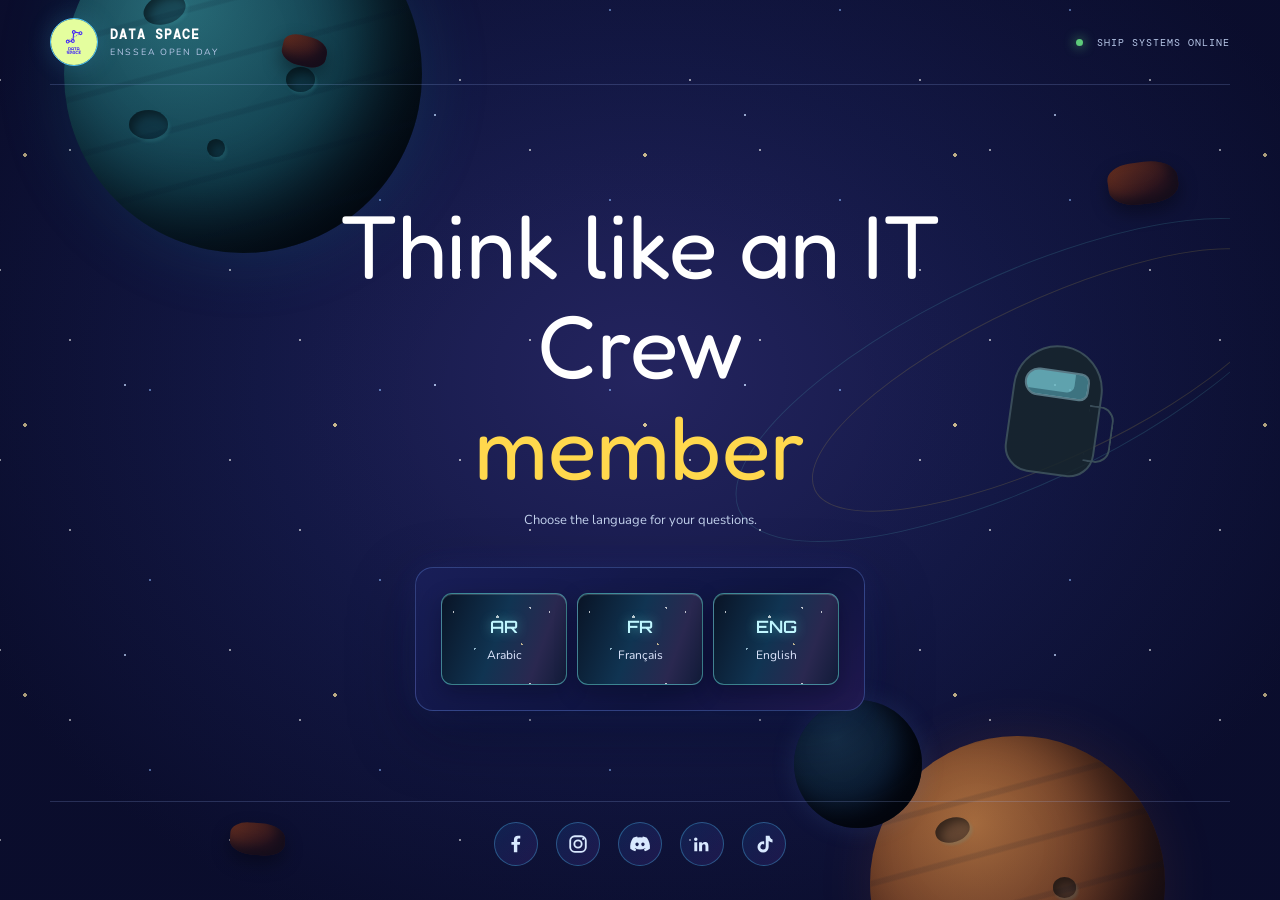
<file: index.html>
<!DOCTYPE html>
<html lang="en" dir="ltr">
<head>
	<meta charset="UTF-8">
	<meta name="viewport" content="width=device-width, initial-scale=1.0">
	<meta name="description" content="Data Space IT Cell mission for ENSSEA Open Day">
	<title>Data Space | IT Cell Mission</title>
	<link rel="preconnect" href="https://fonts.googleapis.com">
	<link rel="preconnect" href="https://fonts.gstatic.com" crossorigin>
	<link href="https://fonts.googleapis.com/css2?family=DM+Mono:wght@400;500&family=Fredoka+One&family=Nunito:wght@400;600;700;800&family=Orbitron:wght@500;600;700&family=Space+Grotesk:wght@400;500;600;700&display=swap" rel="stylesheet">
	<link rel="stylesheet" href="styles.css?v=theme-blend-icons-1">
</head>
<body>
	<div class="cosmos" aria-hidden="true">
		<div class="stars stars-small"></div>
		<div class="stars stars-bright"></div>
		<div class="planet planet-teal"><span class="crater crater-a"></span><span class="crater crater-b"></span><span class="crater crater-c"></span><span class="crater crater-d"></span></div>
		<div class="planet planet-amber"><span class="crater crater-a"></span><span class="crater crater-b"></span><span class="crater crater-c"></span></div>
		<div class="planet planet-blue"></div>
		<div class="asteroid asteroid-one"></div>
		<div class="asteroid asteroid-two"></div>
		<div class="asteroid asteroid-three"></div>
	</div>

	<header class="site-header">
		<a class="brand" href="#top" aria-label="Data Space home">
			<img class="brand-logo" src="assets/data_space.svg" alt="Data Space">
			<span>
				<strong>DATA SPACE</strong>
				<small>ENSSEA OPEN DAY</small>
			</span>
		</a>
		<div class="status-pill"><span class="status-dot"></span> SHIP SYSTEMS ONLINE</div>
	</header>

	<main id="top">
		<section class="screen language-screen" id="language-screen" aria-labelledby="language-title">
			<div class="language-copy">
				<h1 id="language-title">Think like an IT Crew<br><span>member</span></h1>
				<p class="mission-copy language-instruction">Choose the language for your questions.</p>
			</div>

			<div class="language-console">
				<div class="language-options">
					<button class="language-option" type="button" data-language="ar"><strong>AR</strong><span>Arabic</span></button>
					<button class="language-option" type="button" data-language="fr"><strong>FR</strong><span>Français</span></button>
					<button class="language-option" type="button" data-language="en"><strong>ENG</strong><span>English</span></button>
				</div>
			</div>

			<div class="orbit orbit-one" aria-hidden="true"></div>
			<div class="orbit orbit-two" aria-hidden="true"></div>
			<div class="crew-silhouette" aria-hidden="true"><span class="visor"></span></div>
		</section>

		<section class="screen welcome-screen is-hidden" id="welcome-screen" aria-labelledby="welcome-title">
			<div class="welcome-copy">
				<h1 id="welcome-title">Fix the wires.<br><span>Discover the IT Cell.</span></h1>
			</div>

			<form class="name-console" id="name-form">
				<label for="player-name">Enter your crew name</label>
				<div class="name-entry">
					<span class="input-prefix">&gt;</span>
					<input id="player-name" name="player-name" type="text" maxlength="18" placeholder="YOUR NICKNAME" autocomplete="nickname" required>
				</div>
				<button class="primary-button" type="submit">START MISSION <span aria-hidden="true">→</span></button>
			</form>

			<div class="orbit orbit-one" aria-hidden="true"></div>
			<div class="orbit orbit-two" aria-hidden="true"></div>
			<div class="crew-silhouette" aria-hidden="true"><span class="visor"></span></div>
		</section>

		<section class="screen rules-screen is-hidden" id="rules-screen" aria-labelledby="rules-title">
			<div class="rules-panel">
				<p class="rules-title" id="rules-title">The Rules</p>
				<ul class="rules-list">
					<li><strong>Starting score:</strong> You begin with <strong>20 points</strong>.</li>
					<li><strong>Questions:</strong> Complete <strong>6 IT Cell tasks</strong>, one question for each topic, with <strong>5 options</strong> each.</li>
					<li><strong>Scoring:</strong> A wrong answer loses <strong>1 point (−1)</strong>; a correct answer changes your score by <strong>0 points</strong>.</li>
					<li><strong>Goal:</strong> Keep your score as high as possible by the end!</li>
				</ul>
				<button class="primary-button rules-start-button" id="start-game-button" type="button">START SIMULATION <span aria-hidden="true">→</span></button>
			</div>
		</section>

		<section class="screen game-screen is-hidden" id="game-screen" aria-labelledby="game-title">
			<div class="game-heading">
				<div>
					<h2 id="game-title">IT Cell mission tasks</h2>
					<p class="mission-copy">Complete each task by choosing the correct answer and connecting its wire.</p>
				</div>
				<div class="crew-readout"><span>CREW</span><strong id="crew-name">PLAYER</strong></div>
			</div>

			<ul class="topic-strip" id="topic-strip" aria-label="IT Cell task list"></ul>

			<section class="wiring-board" aria-label="Wiring board">
				<svg class="wire-symbol-library" aria-hidden="true" focusable="false">
					<symbol id="wire-break-shape" viewBox="0 0 60 60">
						<g fill="none" stroke="#9b3015" stroke-width="3.8" stroke-linecap="round" stroke-linejoin="round">
							<path d="M0 30h24" stroke="#471d12" stroke-width="5.5"/>
							<path d="M0 27c8 0 13-5 20-9 4-2 8-1 8 2 0 2-2 4-6 5"/>
							<path d="M0 30h32c4 0 6-2 6-5"/>
							<path d="M0 33c8 0 13 5 20 9 4 2 8 1 8-2 0-2-2-4-6-5"/>
							<path d="M1 29h23M1 31h23" stroke="#c2764b" stroke-width="1.2"/>
						</g>
					</symbol>
				</svg>
				<svg class="wire-canvas" id="wire-canvas" aria-hidden="true" focusable="false"></svg>

				<div class="question-card" id="question-card">
					<div class="question-heading"><span class="question-number" id="question-number">Q01</span></div>
					<h3 id="question-text" tabindex="-1">Loading your first question...</h3>
					<p class="answer-feedback" id="answer-feedback" role="status"></p>
					<div class="question-wire-end" id="question-wire-end" aria-hidden="true">
						<span class="wire-insulation"></span>
						<svg class="wire-break-icon wire-color-cyan" viewBox="0 0 60 60"><use href="#wire-break-shape"></use></svg>
					</div>
				</div>
				<div class="answer-options" id="answer-options"></div>
				<audio id="correct-wire-audio" src="assets/electricity_us849kj.mp3" preload="auto"></audio>
			</section>
		</section>

	</main>

	<footer class="site-footer">
		<nav class="footer-socials" aria-label="Club social media">
			<a class="social-icon" target="_blank" rel="noopener noreferrer" href="https://www.facebook.com/profile.php?id=61568245834724" aria-label="Facebook"><svg viewBox="0 0 24 24" aria-hidden="true"><path d="M13.4 21v-8.1h2.7l.4-3.2h-3.1V7.6c0-.9.3-1.6 1.6-1.6h1.7V3.1c-.3 0-1.4-.1-2.6-.1-2.6 0-4.4 1.6-4.4 4.5v2.2H7v3.2h2.7V21h3.7z" fill="currentColor"/></svg></a>
			<a class="social-icon" target="_blank" rel="noopener noreferrer" href="https://www.instagram.com/dataspace__?igsi=MTBmb2EyY21kZnAzNw==" aria-label="Instagram"><svg viewBox="0 0 24 24" aria-hidden="true"><rect x="3.5" y="3.5" width="17" height="17" rx="5" fill="none" stroke="currentColor" stroke-width="2"/><circle cx="12" cy="12" r="4" fill="none" stroke="currentColor" stroke-width="2"/><circle cx="17.7" cy="6.5" r="1.2" fill="currentColor"/></svg></a>
			<a class="social-icon" target="_blank" rel="noopener noreferrer" href="https://discord.com/channels/1346243144437727262/1346243144987054102" aria-label="Discord"><svg viewBox="0 0 24 24" aria-hidden="true"><path d="M19.5 5.2a18 18 0 0 0-4.4-1.4l-.5 1a16 16 0 0 0-5.2 0l-.5-1a18 18 0 0 0-4.4 1.4C1.7 9.3 1 13.3 1.4 17.2a18 18 0 0 0 5.4 2.7l1.2-2a11 11 0 0 1-1.8-.9l.4-.3a12.8 12.8 0 0 0 11 0l.4.3a11 11 0 0 1-1.8.9l1.2 2a18 18 0 0 0 5.4-2.7c.5-4.5-.8-8.5-3.3-12zM8.8 14.4c-1 0-1.8-.9-1.8-2s.8-2 1.8-2 1.8.9 1.8 2-.8 2-1.8 2zm6.4 0c-1 0-1.8-.9-1.8-2s.8-2 1.8-2 1.8.9 1.8 2-.8 2-1.8 2z" fill="currentColor"/></svg></a>
			<a class="social-icon" target="_blank" rel="noopener noreferrer" href="https://www.linkedin.com/in/data-space-48393433a?utm_source=share_via&utm_content=profile&utm_medium=member_ios" aria-label="LinkedIn"><svg viewBox="0 0 24 24" aria-hidden="true"><path d="M5.2 8.6a1.9 1.9 0 1 0 0-3.8 1.9 1.9 0 0 0 0 3.8zM3.6 10h3.2v10H3.6zm5.2 0h3.1v1.4h.1a3.4 3.4 0 0 1 3.1-1.7c3.3 0 3.9 2.1 3.9 4.8V20h-3.2v-4.9c0-1.2 0-2.7-1.7-2.7s-2 1.3-2 2.6V20H8.8z" fill="currentColor"/></svg></a>
			<a class="social-icon" target="_blank" rel="noopener noreferrer" href="https://www.tiktok.com/@dataspace__?_r=1&_t=ZS-9ABsuw7I9oe" aria-label="TikTok"><svg viewBox="0 0 24 24" aria-hidden="true"><path d="M15 3h3.1c.2 1.9 1.3 3.5 3.2 4.1v3.2a8 8 0 0 1-4.2-1.6v6.5a6.1 6.1 0 1 1-6.1-6.1c.4 0 .8 0 1.2.1v3.3a2.9 2.9 0 1 0 1.7 2.7V3h1.1z" fill="currentColor"/></svg></a>
		</nav>
	</footer>
	<script src="scripts/state.js" defer></script>
	<script src="scripts/wireAnimation.js?v=it-cell-1" defer></script>
	<script src="scripts/main.js?v=it-cell-1" defer></script>
</body>
</html>
</file>
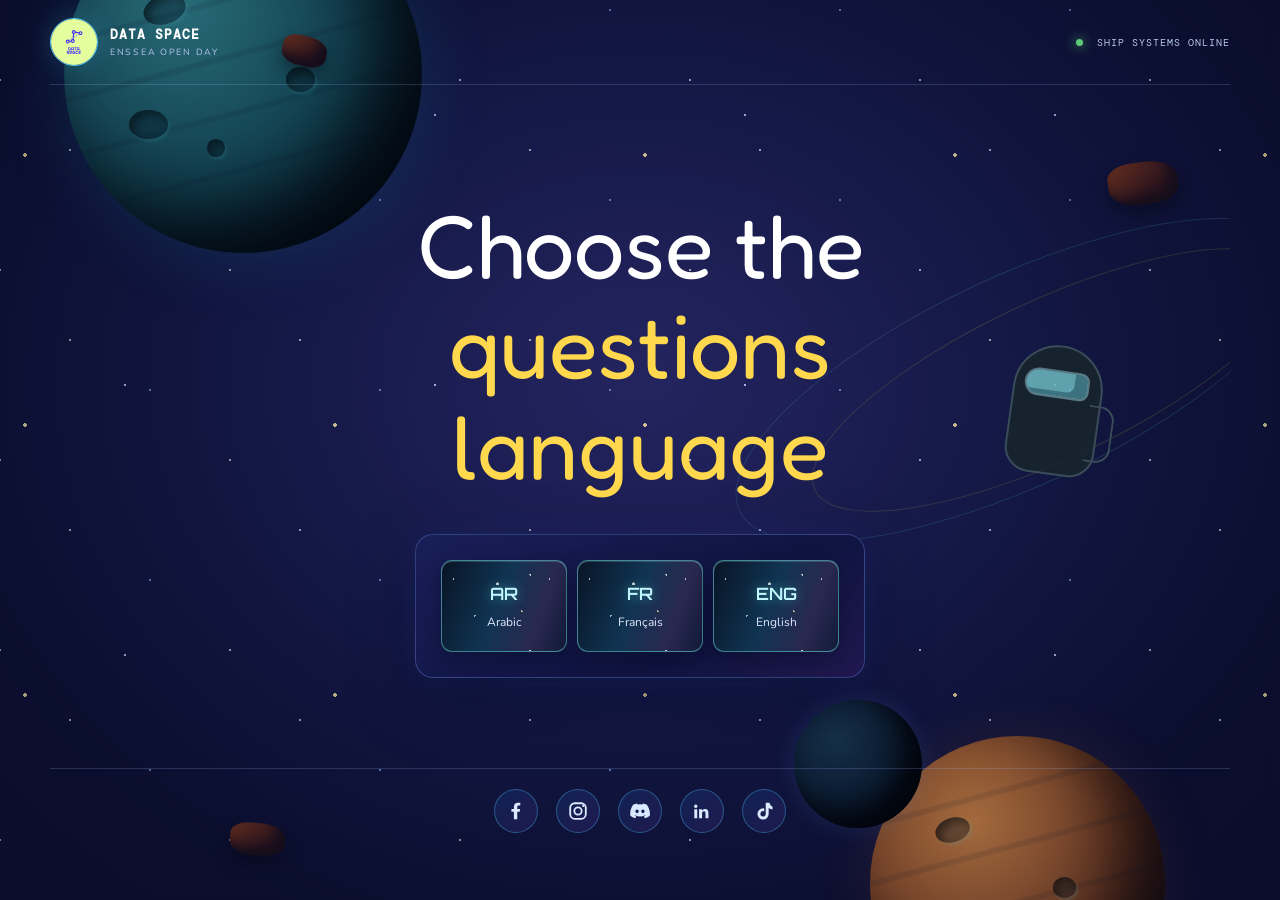
<file: Knowledge Questions/index.html>
<!DOCTYPE html>
<html lang="en" dir="ltr">
<head>
	<meta charset="UTF-8">
	<meta name="viewport" content="width=device-width, initial-scale=1.0">
	<meta name="description" content="Data Space wiring challenge for ENSSEA Open Day">
	<title>Data Space | Wiring Challenge</title>
	<link rel="preconnect" href="https://fonts.googleapis.com">
	<link rel="preconnect" href="https://fonts.gstatic.com" crossorigin>
	<link href="https://fonts.googleapis.com/css2?family=DM+Mono:wght@400;500&family=Fredoka+One&family=Nunito:wght@400;600;700;800&family=Orbitron:wght@500;600;700&family=Space+Grotesk:wght@400;500;600;700&display=swap" rel="stylesheet">
	<link rel="stylesheet" href="styles.css?v=theme-blend-icons-1">
</head>
<body>
	<div class="cosmos" aria-hidden="true">
		<div class="stars stars-small"></div>
		<div class="stars stars-bright"></div>
		<div class="planet planet-teal"><span class="crater crater-a"></span><span class="crater crater-b"></span><span class="crater crater-c"></span><span class="crater crater-d"></span></div>
		<div class="planet planet-amber"><span class="crater crater-a"></span><span class="crater crater-b"></span><span class="crater crater-c"></span></div>
		<div class="planet planet-blue"></div>
		<div class="asteroid asteroid-one"></div>
		<div class="asteroid asteroid-two"></div>
		<div class="asteroid asteroid-three"></div>
	</div>

	<header class="site-header">
		<a class="brand" href="#top" aria-label="Data Space home">
			<img class="brand-logo" src="assets/data_space.svg" alt="Data Space">
			<span>
				<strong>DATA SPACE</strong>
				<small>ENSSEA OPEN DAY</small>
			</span>
		</a>
		<div class="status-pill"><span class="status-dot"></span> SHIP SYSTEMS ONLINE</div>
	</header>

	<main id="top">
		<section class="screen language-screen" id="language-screen" aria-labelledby="language-title">
			<div class="language-copy">
				<h1 id="language-title">Choose the<br><span>questions language</span></h1>
			</div>

			<div class="language-console">
				<div class="language-options">
					<button class="language-option" type="button" data-language="ar"><strong>AR</strong><span>Arabic</span></button>
					<button class="language-option" type="button" data-language="fr"><strong>FR</strong><span>Français</span></button>
					<button class="language-option" type="button" data-language="en"><strong>ENG</strong><span>English</span></button>
				</div>
			</div>

			<div class="orbit orbit-one" aria-hidden="true"></div>
			<div class="orbit orbit-two" aria-hidden="true"></div>
			<div class="crew-silhouette" aria-hidden="true"><span class="visor"></span></div>
		</section>

		<section class="screen welcome-screen is-hidden" id="welcome-screen" aria-labelledby="welcome-title">
			<div class="welcome-copy">
				<h1 id="welcome-title">Fix the wires.<br><span>Discover the IT world.</span></h1>
			</div>

			<form class="name-console" id="name-form">
				<label for="player-name">Enter your crew name</label>
				<div class="name-entry">
					<span class="input-prefix">&gt;</span>
					<input id="player-name" name="player-name" type="text" maxlength="18" placeholder="YOUR NICKNAME" autocomplete="nickname" required>
				</div>
				<button class="primary-button" type="submit">START MISSION <span aria-hidden="true">→</span></button>
			</form>

			<div class="orbit orbit-one" aria-hidden="true"></div>
			<div class="orbit orbit-two" aria-hidden="true"></div>
			<div class="crew-silhouette" aria-hidden="true"><span class="visor"></span></div>
		</section>

		<section class="screen rules-screen is-hidden" id="rules-screen" aria-labelledby="rules-title">
			<div class="rules-panel">
				<p class="rules-title" id="rules-title">The Rules</p>
				<ul class="rules-list">
					<li><strong>Starting score:</strong> You begin with <strong>20 points</strong>.</li>
					<li><strong>Questions:</strong> Answer <strong>5 questions</strong>, each with <strong>5 options</strong>.</li>
					<li><strong>Scoring:</strong> A wrong answer loses <strong>1 point (−1)</strong>; a correct answer changes your score by <strong>0 points</strong>.</li>
					<li><strong>Goal:</strong> Keep your score as high as possible by the end!</li>
				</ul>
				<button class="primary-button rules-start-button" id="start-game-button" type="button">CHOOSE LEVEL <span aria-hidden="true">→</span></button>
			</div>
		</section>

		<section class="screen level-screen is-hidden" id="level-screen" aria-labelledby="level-title" tabindex="-1">
			<div class="level-panel">
				<h1 id="level-title">Choose your<br><span>mission level</span></h1>
				<div class="level-options" role="group" aria-label="Choose a question difficulty">
					<button class="level-option" type="button" data-level="easy">
						<strong>EASY</strong><span>Core ideas and familiar basics</span>
					</button>
					<button class="level-option" type="button" data-level="intermediate">
						<strong>INTERMEDIATE</strong><span>Apply concepts to examples</span>
					</button>
					<button class="level-option" type="button" data-level="high">
						<strong>HIGH</strong><span>Advanced reasoning and detail</span>
					</button>
				</div>
			</div>
		</section>

		<section class="screen game-screen is-hidden" id="game-screen" aria-labelledby="game-title">
			<div class="game-heading">
				<div>
					<h2 id="game-title">Connect the data wires</h2>
					<p class="mission-copy">Complete the circuit by choosing the correct answer.</p>
					<p class="difficulty-readout" id="difficulty-readout"></p>
				</div>
				<div class="crew-readout"><span>CREW</span><strong id="crew-name">PLAYER</strong></div>
			</div>

			<ul class="topic-strip" id="topic-strip" aria-label="Topic list">
				<li class="topic-pill is-visible is-active" data-category="python"><span>Python</span></li>
				<li class="topic-pill" data-category="r"><span>R</span></li>
				<li class="topic-pill" data-category="machine_learning"><span>Machine Learning</span></li>
				<li class="topic-pill" data-category="deep_learning"><span>Deep Learning</span></li>
				<li class="topic-pill" data-category="data_analytics"><span>Data Analytics</span></li>
			</ul>

			<section class="wiring-board" aria-label="Wiring board">
				<svg class="wire-symbol-library" aria-hidden="true" focusable="false">
					<symbol id="wire-break-shape" viewBox="0 0 60 60">
						<g fill="none" stroke="#9b3015" stroke-width="3.8" stroke-linecap="round" stroke-linejoin="round">
							<path d="M0 30h24" stroke="#471d12" stroke-width="5.5"/>
							<path d="M0 27c8 0 13-5 20-9 4-2 8-1 8 2 0 2-2 4-6 5"/>
							<path d="M0 30h32c4 0 6-2 6-5"/>
							<path d="M0 33c8 0 13 5 20 9 4 2 8 1 8-2 0-2-2-4-6-5"/>
							<path d="M1 29h23M1 31h23" stroke="#c2764b" stroke-width="1.2"/>
						</g>
					</symbol>
				</svg>
				<svg class="wire-canvas" id="wire-canvas" aria-hidden="true" focusable="false"></svg>

				<div class="question-card" id="question-card">
					<div class="question-heading"><span class="question-number" id="question-number">Q01</span></div>
					<h3 id="question-text" tabindex="-1">Loading your first question...</h3>
					<p class="answer-feedback" id="answer-feedback" role="status"></p>
					<div class="question-wire-end" id="question-wire-end" aria-hidden="true">
						<span class="wire-insulation"></span>
						<svg class="wire-break-icon wire-color-cyan" viewBox="0 0 60 60"><use href="#wire-break-shape"></use></svg>
					</div>
				</div>
				<div class="answer-options" id="answer-options"></div>
				<audio id="correct-wire-audio" src="assets/electricity_us849kj.mp3" preload="auto"></audio>
			</section>
		</section>

	</main>

	<footer class="site-footer">
		<nav class="footer-socials" aria-label="Club social media">
			<a class="social-icon" target="_blank" rel="noopener noreferrer" href="https://www.facebook.com/profile.php?id=61568245834724" aria-label="Facebook"><svg viewBox="0 0 24 24" aria-hidden="true"><path d="M13.4 21v-8.1h2.7l.4-3.2h-3.1V7.6c0-.9.3-1.6 1.6-1.6h1.7V3.1c-.3 0-1.4-.1-2.6-.1-2.6 0-4.4 1.6-4.4 4.5v2.2H7v3.2h2.7V21h3.7z" fill="currentColor"/></svg></a>
			<a class="social-icon" target="_blank" rel="noopener noreferrer" href="https://www.instagram.com/dataspace__?igsi=MTBmb2EyY21kZnAzNw==" aria-label="Instagram"><svg viewBox="0 0 24 24" aria-hidden="true"><rect x="3.5" y="3.5" width="17" height="17" rx="5" fill="none" stroke="currentColor" stroke-width="2"/><circle cx="12" cy="12" r="4" fill="none" stroke="currentColor" stroke-width="2"/><circle cx="17.7" cy="6.5" r="1.2" fill="currentColor"/></svg></a>
			<a class="social-icon" target="_blank" rel="noopener noreferrer" href="https://discord.com/channels/1346243144437727262/1346243144987054102" aria-label="Discord"><svg viewBox="0 0 24 24" aria-hidden="true"><path d="M19.5 5.2a18 18 0 0 0-4.4-1.4l-.5 1a16 16 0 0 0-5.2 0l-.5-1a18 18 0 0 0-4.4 1.4C1.7 9.3 1 13.3 1.4 17.2a18 18 0 0 0 5.4 2.7l1.2-2a11 11 0 0 1-1.8-.9l.4-.3a12.8 12.8 0 0 0 11 0l.4.3a11 11 0 0 1-1.8.9l1.2 2a18 18 0 0 0 5.4-2.7c.5-4.5-.8-8.5-3.3-12zM8.8 14.4c-1 0-1.8-.9-1.8-2s.8-2 1.8-2 1.8.9 1.8 2-.8 2-1.8 2zm6.4 0c-1 0-1.8-.9-1.8-2s.8-2 1.8-2 1.8.9 1.8 2-.8 2-1.8 2z" fill="currentColor"/></svg></a>
			<a class="social-icon" target="_blank" rel="noopener noreferrer" href="https://www.linkedin.com/in/data-space-48393433a?utm_source=share_via&utm_content=profile&utm_medium=member_ios" aria-label="LinkedIn"><svg viewBox="0 0 24 24" aria-hidden="true"><path d="M5.2 8.6a1.9 1.9 0 1 0 0-3.8 1.9 1.9 0 0 0 0 3.8zM3.6 10h3.2v10H3.6zm5.2 0h3.1v1.4h.1a3.4 3.4 0 0 1 3.1-1.7c3.3 0 3.9 2.1 3.9 4.8V20h-3.2v-4.9c0-1.2 0-2.7-1.7-2.7s-2 1.3-2 2.6V20H8.8z" fill="currentColor"/></svg></a>
			<a class="social-icon" target="_blank" rel="noopener noreferrer" href="https://www.tiktok.com/@dataspace__?_r=1&_t=ZS-9ABsuw7I9oe" aria-label="TikTok"><svg viewBox="0 0 24 24" aria-hidden="true"><path d="M15 3h3.1c.2 1.9 1.3 3.5 3.2 4.1v3.2a8 8 0 0 1-4.2-1.6v6.5a6.1 6.1 0 1 1-6.1-6.1c.4 0 .8 0 1.2.1v3.3a2.9 2.9 0 1 0 1.7 2.7V3h1.1z" fill="currentColor"/></svg></a>
		</nav>
	</footer>
	<script src="scripts/state.js" defer></script>
	<script src="scripts/wireAnimation.js?v=wire-audio-1" defer></script>
	<script src="scripts/main.js?v=step-history-2" defer></script>
</body>
</html>
</file>
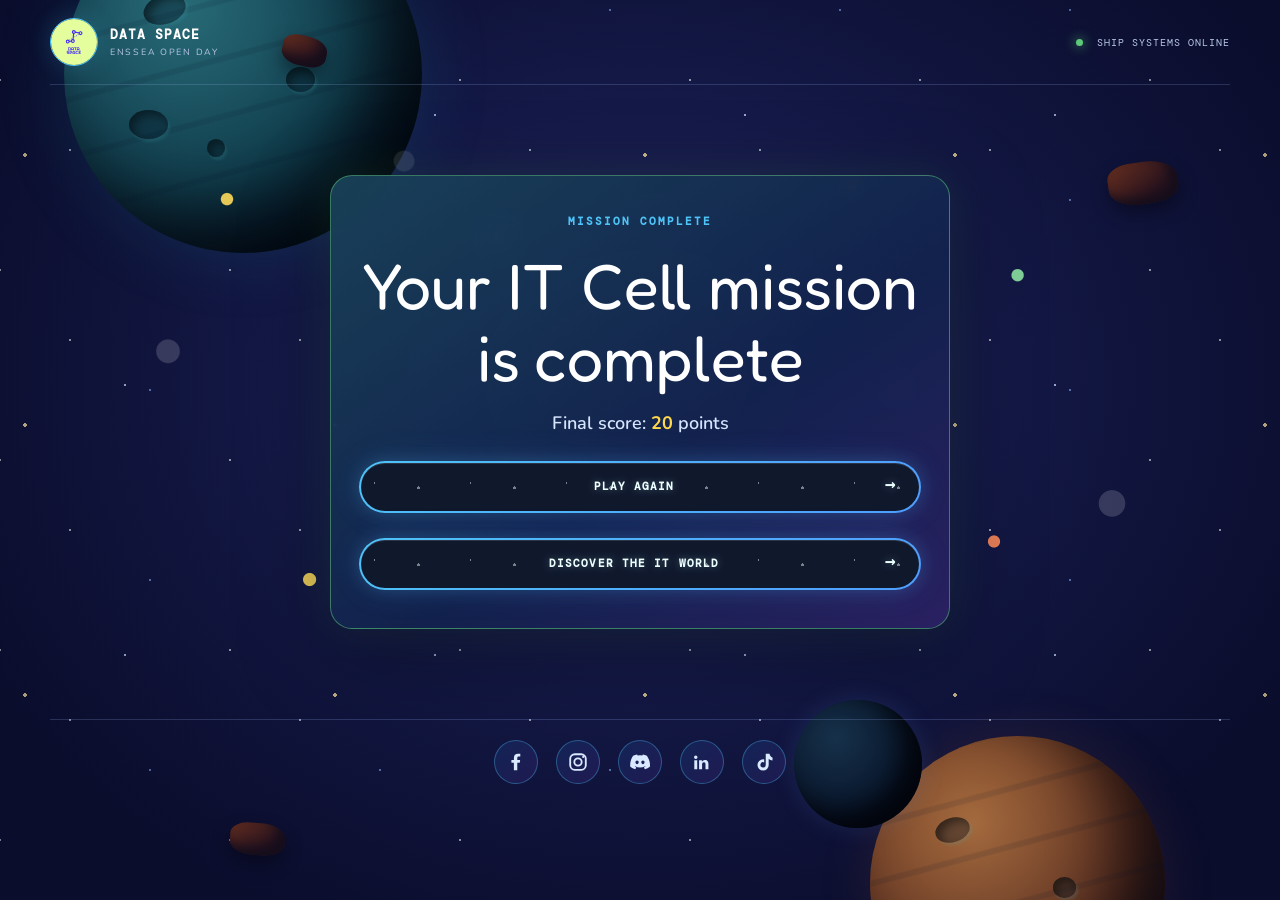
<file: celebration.html>
<!DOCTYPE html>
<html lang="en" dir="ltr">
<head>
	<meta charset="UTF-8">
	<meta name="viewport" content="width=device-width, initial-scale=1.0">
	<title>Data Space | IT Cell Mission Complete</title>
	<link rel="preconnect" href="https://fonts.googleapis.com">
	<link rel="preconnect" href="https://fonts.gstatic.com" crossorigin>
	<link href="https://fonts.googleapis.com/css2?family=DM+Mono:wght@400;500&family=Fredoka+One&family=Nunito:wght@400;600;700;800&family=Orbitron:wght@500;600;700&family=Space+Grotesk:wght@400;500;600;700&display=swap" rel="stylesheet">
	<link rel="stylesheet" href="styles.css?v=theme-blend-icons-1">
</head>
<body>
	<div class="cosmos" aria-hidden="true">
		<div class="stars stars-small"></div>
		<div class="stars stars-bright"></div>
		<div class="planet planet-teal"><span class="crater crater-a"></span><span class="crater crater-b"></span><span class="crater crater-c"></span><span class="crater crater-d"></span></div>
		<div class="planet planet-amber"><span class="crater crater-a"></span><span class="crater crater-b"></span><span class="crater crater-c"></span></div>
		<div class="planet planet-blue"></div>
		<div class="asteroid asteroid-one"></div>
		<div class="asteroid asteroid-two"></div>
		<div class="asteroid asteroid-three"></div>
	</div>

	<header class="site-header">
		<a class="brand" href="index.html" aria-label="Data Space home">
			<img class="brand-logo" src="assets/data_space.svg" alt="Data Space">
			<span>
				<strong>DATA SPACE</strong>
				<small>ENSSEA OPEN DAY</small>
			</span>
		</a>
		<div class="status-pill"><span class="status-dot"></span> SHIP SYSTEMS ONLINE</div>
	</header>

	<main>
		<section class="screen celebration-screen" aria-labelledby="celebration-title">
			<div class="celebration-panel">
				<p class="eyebrow">MISSION COMPLETE</p>
				<h2 id="celebration-title">Your IT Cell mission is complete</h2>
				<p class="celebration-score">Final score: <strong id="celebration-score">20</strong> points</p>
				<a class="primary-button celebration-button" href="index.html">PLAY AGAIN <span aria-hidden="true">→</span></a>
				<a class="primary-button celebration-button" href="transition.html">DISCOVER THE IT WORLD <span aria-hidden="true">→</span></a>
			</div>
		</section>
	</main>

	<footer class="site-footer">
		<nav class="footer-socials" aria-label="Club social media">
			<a class="social-icon" target="_blank" rel="noopener noreferrer" href="https://www.facebook.com/profile.php?id=61568245834724" aria-label="Facebook"><svg viewBox="0 0 24 24" aria-hidden="true"><path d="M13.4 21v-8.1h2.7l.4-3.2h-3.1V7.6c0-.9.3-1.6 1.6-1.6h1.7V3.1c-.3 0-1.4-.1-2.6-.1-2.6 0-4.4 1.6-4.4 4.5v2.2H7v3.2h2.7V21h3.7z" fill="currentColor"/></svg></a>
			<a class="social-icon" target="_blank" rel="noopener noreferrer" href="https://www.instagram.com/dataspace__?igsi=MTBmb2EyY21kZnAzNw==" aria-label="Instagram"><svg viewBox="0 0 24 24" aria-hidden="true"><rect x="3.5" y="3.5" width="17" height="17" rx="5" fill="none" stroke="currentColor" stroke-width="2"/><circle cx="12" cy="12" r="4" fill="none" stroke="currentColor" stroke-width="2"/><circle cx="17.7" cy="6.5" r="1.2" fill="currentColor"/></svg></a>
			<a class="social-icon" target="_blank" rel="noopener noreferrer" href="https://discord.com/channels/1346243144437727262/1346243144987054102" aria-label="Discord"><svg viewBox="0 0 24 24" aria-hidden="true"><path d="M19.5 5.2a18 18 0 0 0-4.4-1.4l-.5 1a16 16 0 0 0-5.2 0l-.5-1a18 18 0 0 0-4.4 1.4C1.7 9.3 1 13.3 1.4 17.2a18 18 0 0 0 5.4 2.7l1.2-2a11 11 0 0 1-1.8-.9l.4-.3a12.8 12.8 0 0 0 11 0l.4.3a11 11 0 0 1-1.8.9l1.2 2a18 18 0 0 0 5.4-2.7c.5-4.5-.8-8.5-3.3-12zM8.8 14.4c-1 0-1.8-.9-1.8-2s.8-2 1.8-2 1.8.9 1.8 2-.8 2-1.8 2zm6.4 0c-1 0-1.8-.9-1.8-2s.8-2 1.8-2 1.8.9 1.8 2-.8 2-1.8 2z" fill="currentColor"/></svg></a>
			<a class="social-icon" target="_blank" rel="noopener noreferrer" href="https://www.linkedin.com/in/data-space-48393433a?utm_source=share_via&utm_content=profile&utm_medium=member_ios" aria-label="LinkedIn"><svg viewBox="0 0 24 24" aria-hidden="true"><path d="M5.2 8.6a1.9 1.9 0 1 0 0-3.8 1.9 1.9 0 0 0 0 3.8zM3.6 10h3.2v10H3.6zm5.2 0h3.1v1.4h.1a3.4 3.4 0 0 1 3.1-1.7c3.3 0 3.9 2.1 3.9 4.8V20h-3.2v-4.9c0-1.2 0-2.7-1.7-2.7s-2 1.3-2 2.6V20H8.8z" fill="currentColor"/></svg></a>
			<a class="social-icon" target="_blank" rel="noopener noreferrer" href="https://www.tiktok.com/@dataspace__?_r=1&_t=ZS-9ABsuw7I9oe" aria-label="TikTok"><svg viewBox="0 0 24 24" aria-hidden="true"><path d="M15 3h3.1c.2 1.9 1.3 3.5 3.2 4.1v3.2a8 8 0 0 1-4.2-1.6v6.5a6.1 6.1 0 1 1-6.1-6.1c.4 0 .8 0 1.2.1v3.3a2.9 2.9 0 1 0 1.7 2.7V3h1.1z" fill="currentColor"/></svg></a>
		</nav>
	</footer>
	<script src="scripts/celebration.js?v=it-cell-1" defer></script>
</body>
</html>
</file>
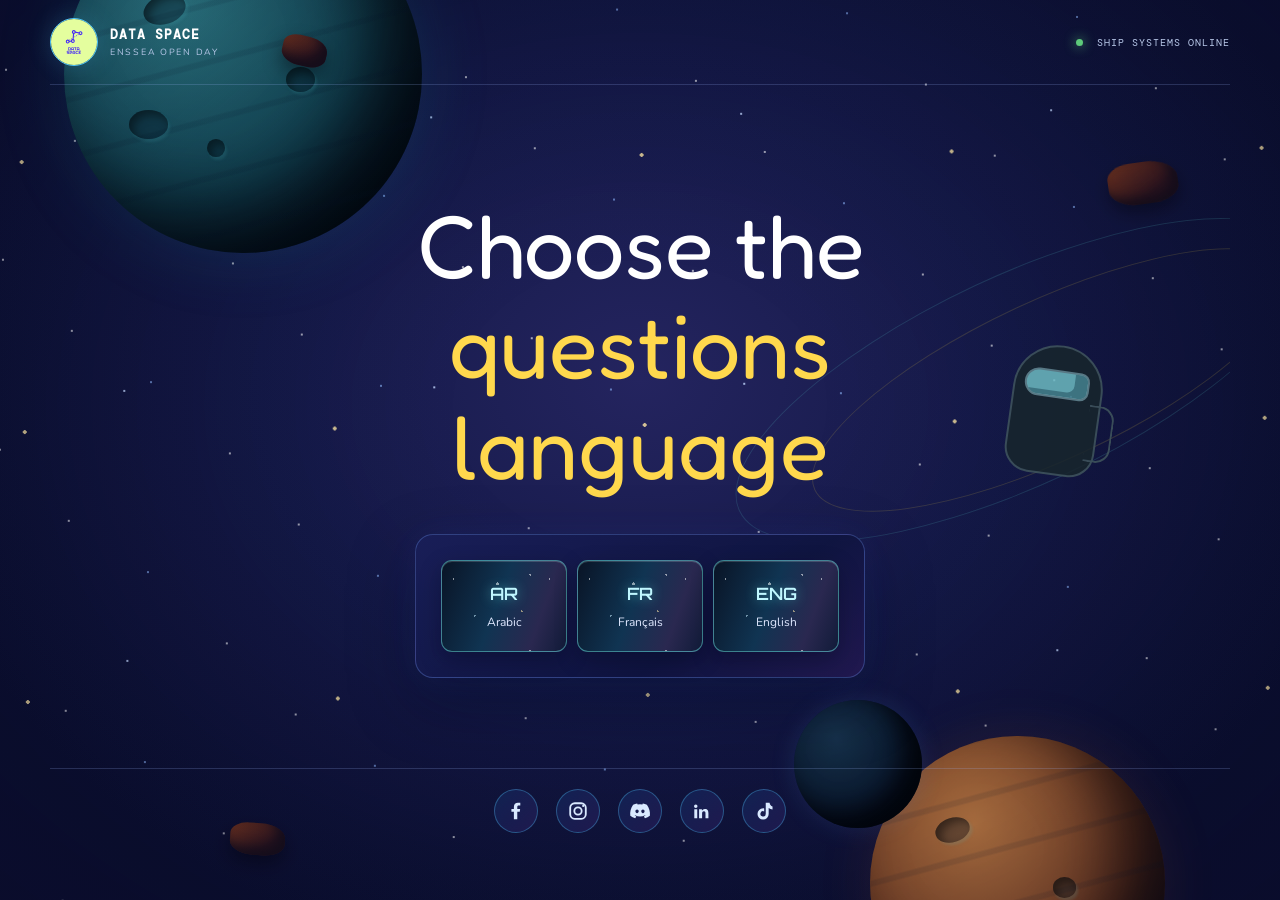
<file: transition.html>
<!DOCTYPE html>
<html lang="en" dir="ltr">
<head>
	<meta charset="UTF-8">
	<meta name="viewport" content="width=device-width, initial-scale=1.0">
	<meta name="description" content="Transferring to the Data Space Knowledge Questions mission">
	<title>Data Space | Mission Transfer</title>
	<link rel="preconnect" href="https://fonts.googleapis.com">
	<link rel="preconnect" href="https://fonts.gstatic.com" crossorigin>
	<link href="https://fonts.googleapis.com/css2?family=DM+Mono:wght@400;500&family=Fredoka+One&family=Nunito:wght@400;600;700;800&family=Orbitron:wght@500;600;700&family=Space+Grotesk:wght@400;500;600;700&display=swap" rel="stylesheet">
	<link rel="stylesheet" href="styles.css?v=it-cell-1">
	<link rel="stylesheet" href="transition.css?v=handoff-1">
</head>
<body class="transition-page">
	<div class="cosmos" aria-hidden="true">
		<div class="stars stars-small"></div>
		<div class="stars stars-bright"></div>
		<div class="planet planet-teal"><span class="crater crater-a"></span><span class="crater crater-b"></span><span class="crater crater-c"></span><span class="crater crater-d"></span></div>
		<div class="planet planet-amber"><span class="crater crater-a"></span><span class="crater crater-b"></span><span class="crater crater-c"></span></div>
		<div class="planet planet-blue"></div>
		<div class="asteroid asteroid-one"></div>
		<div class="asteroid asteroid-two"></div>
		<div class="asteroid asteroid-three"></div>
	</div>

	<header class="site-header">
		<a class="brand" href="index.html" aria-label="Data Space home">
			<img class="brand-logo" src="assets/data_space.svg" alt="Data Space">
			<span><strong>DATA SPACE</strong><small>ENSSEA OPEN DAY</small></span>
		</a>
		<div class="status-pill"><span class="status-dot"></span> NEXT MISSION LOADING</div>
	</header>

	<main class="handoff-screen" aria-live="polite">
		<div class="handoff-stars" aria-hidden="true"></div>
		<div class="handoff-copy">
			<p class="eyebrow">MISSION TRANSFER</p>
			<h1>Entering<br><span>Knowledge Questions</span></h1>
			<p class="handoff-caption">Preparing your next mission…</p>
			<div class="handoff-progress" role="progressbar" aria-label="Loading Knowledge Questions" aria-valuemin="0" aria-valuemax="100">
				<span></span>
			</div>
		</div>
		<svg class="ejected-crew" id="ejected-crew" viewBox="0 0 220 260" aria-hidden="true" focusable="false">
			<g stroke="#080b1b" stroke-width="10" stroke-linecap="round" stroke-linejoin="round">
				<rect x="15" y="83" width="55" height="91" rx="22" fill="#0c9fc4" />
				<path d="M55 159v54a22 22 0 0 0 44 0v-29h25v29a22 22 0 0 0 44 0v-54" fill="#0c9fc4" />
				<path d="M47 174V83a67 67 0 0 1 134 0v91a20 20 0 0 1-20 20H67a20 20 0 0 1-20-20Z" fill="#0c9fc4" />
				<path d="M97 53h49a25 25 0 0 1 25 25v20a18 18 0 0 1-18 18h-52a20 20 0 0 1-20-20V78a25 25 0 0 1 16-25Z" fill="#a9e5f6" />
			</g>
			<path d="M105 61h37a18 18 0 0 1 18 18v8h-57a14 14 0 0 1-14-14v-1a11 11 0 0 1 16-11Z" fill="#f5fcff" opacity=".88" />
		</svg>
	</main>
	<script src="scripts/transition.js?v=handoff-1" defer></script>
</body>
</html>
</file>
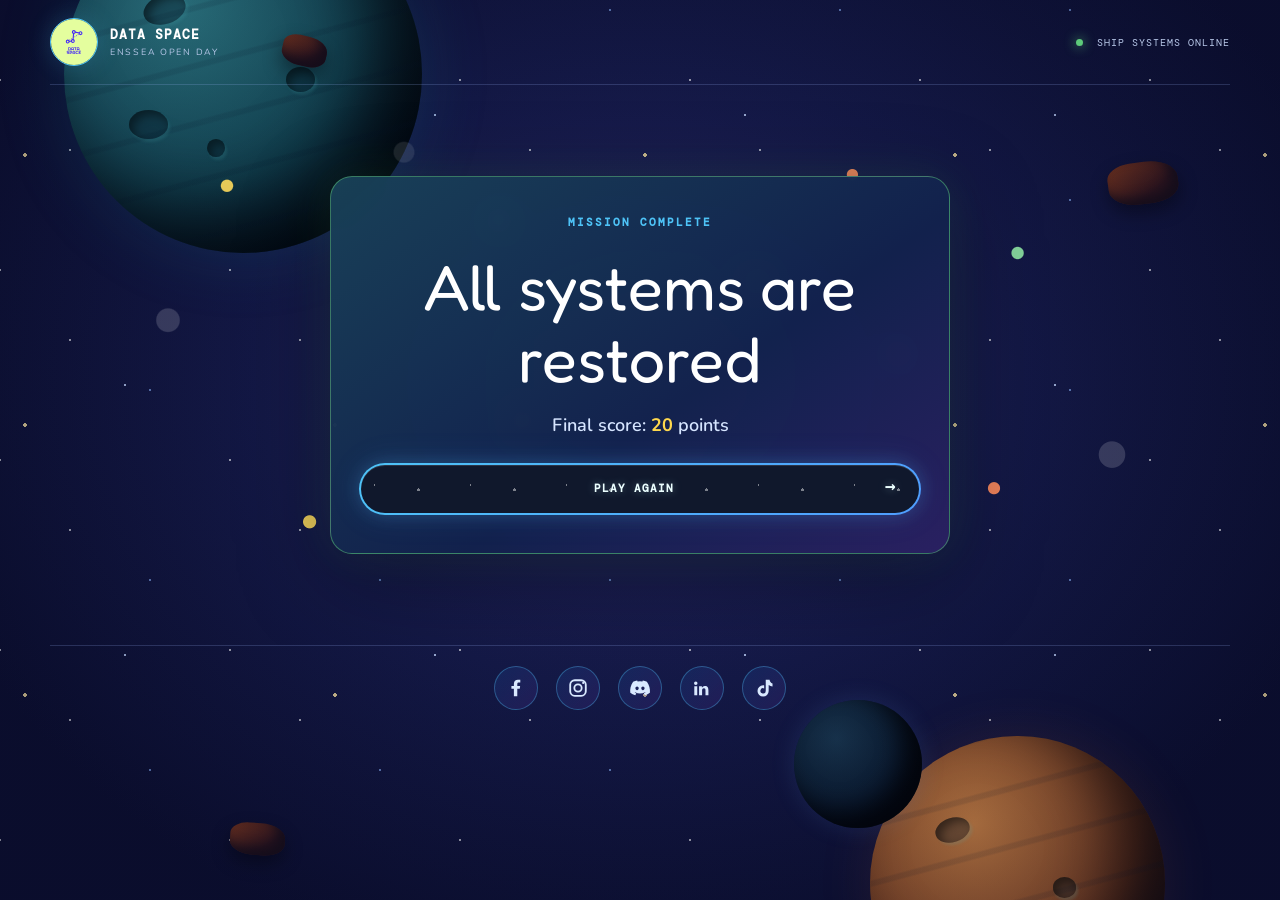
<file: Knowledge Questions/celebration.html>
<!DOCTYPE html>
<html lang="en" dir="ltr">
<head>
	<meta charset="UTF-8">
	<meta name="viewport" content="width=device-width, initial-scale=1.0">
	<title>Data Space | Mission Complete</title>
	<link rel="preconnect" href="https://fonts.googleapis.com">
	<link rel="preconnect" href="https://fonts.gstatic.com" crossorigin>
	<link href="https://fonts.googleapis.com/css2?family=DM+Mono:wght@400;500&family=Fredoka+One&family=Nunito:wght@400;600;700;800&family=Orbitron:wght@500;600;700&family=Space+Grotesk:wght@400;500;600;700&display=swap" rel="stylesheet">
	<link rel="stylesheet" href="styles.css?v=theme-blend-icons-1">
</head>
<body>
	<div class="cosmos" aria-hidden="true">
		<div class="stars stars-small"></div>
		<div class="stars stars-bright"></div>
		<div class="planet planet-teal"><span class="crater crater-a"></span><span class="crater crater-b"></span><span class="crater crater-c"></span><span class="crater crater-d"></span></div>
		<div class="planet planet-amber"><span class="crater crater-a"></span><span class="crater crater-b"></span><span class="crater crater-c"></span></div>
		<div class="planet planet-blue"></div>
		<div class="asteroid asteroid-one"></div>
		<div class="asteroid asteroid-two"></div>
		<div class="asteroid asteroid-three"></div>
	</div>

	<header class="site-header">
		<a class="brand" href="index.html" aria-label="Data Space home">
			<img class="brand-logo" src="assets/data_space.svg" alt="Data Space">
			<span>
				<strong>DATA SPACE</strong>
				<small>ENSSEA OPEN DAY</small>
			</span>
		</a>
		<div class="status-pill"><span class="status-dot"></span> SHIP SYSTEMS ONLINE</div>
	</header>

	<main>
		<section class="screen celebration-screen" aria-labelledby="celebration-title">
			<div class="celebration-panel">
				<p class="eyebrow">MISSION COMPLETE</p>
				<h2 id="celebration-title">All systems are restored</h2>
				<p class="celebration-score">Final score: <strong id="celebration-score">20</strong> points</p>
				<a class="primary-button celebration-button" href="index.html">PLAY AGAIN <span aria-hidden="true">→</span></a>
			</div>
		</section>
	</main>

	<footer class="site-footer">
		<nav class="footer-socials" aria-label="Club social media">
			<a class="social-icon" target="_blank" rel="noopener noreferrer" href="https://www.facebook.com/profile.php?id=61568245834724" aria-label="Facebook"><svg viewBox="0 0 24 24" aria-hidden="true"><path d="M13.4 21v-8.1h2.7l.4-3.2h-3.1V7.6c0-.9.3-1.6 1.6-1.6h1.7V3.1c-.3 0-1.4-.1-2.6-.1-2.6 0-4.4 1.6-4.4 4.5v2.2H7v3.2h2.7V21h3.7z" fill="currentColor"/></svg></a>
			<a class="social-icon" target="_blank" rel="noopener noreferrer" href="https://www.instagram.com/dataspace__?igsi=MTBmb2EyY21kZnAzNw==" aria-label="Instagram"><svg viewBox="0 0 24 24" aria-hidden="true"><rect x="3.5" y="3.5" width="17" height="17" rx="5" fill="none" stroke="currentColor" stroke-width="2"/><circle cx="12" cy="12" r="4" fill="none" stroke="currentColor" stroke-width="2"/><circle cx="17.7" cy="6.5" r="1.2" fill="currentColor"/></svg></a>
			<a class="social-icon" target="_blank" rel="noopener noreferrer" href="https://discord.com/channels/1346243144437727262/1346243144987054102" aria-label="Discord"><svg viewBox="0 0 24 24" aria-hidden="true"><path d="M19.5 5.2a18 18 0 0 0-4.4-1.4l-.5 1a16 16 0 0 0-5.2 0l-.5-1a18 18 0 0 0-4.4 1.4C1.7 9.3 1 13.3 1.4 17.2a18 18 0 0 0 5.4 2.7l1.2-2a11 11 0 0 1-1.8-.9l.4-.3a12.8 12.8 0 0 0 11 0l.4.3a11 11 0 0 1-1.8.9l1.2 2a18 18 0 0 0 5.4-2.7c.5-4.5-.8-8.5-3.3-12zM8.8 14.4c-1 0-1.8-.9-1.8-2s.8-2 1.8-2 1.8.9 1.8 2-.8 2-1.8 2zm6.4 0c-1 0-1.8-.9-1.8-2s.8-2 1.8-2 1.8.9 1.8 2-.8 2-1.8 2z" fill="currentColor"/></svg></a>
			<a class="social-icon" target="_blank" rel="noopener noreferrer" href="https://www.linkedin.com/in/data-space-48393433a?utm_source=share_via&utm_content=profile&utm_medium=member_ios" aria-label="LinkedIn"><svg viewBox="0 0 24 24" aria-hidden="true"><path d="M5.2 8.6a1.9 1.9 0 1 0 0-3.8 1.9 1.9 0 0 0 0 3.8zM3.6 10h3.2v10H3.6zm5.2 0h3.1v1.4h.1a3.4 3.4 0 0 1 3.1-1.7c3.3 0 3.9 2.1 3.9 4.8V20h-3.2v-4.9c0-1.2 0-2.7-1.7-2.7s-2 1.3-2 2.6V20H8.8z" fill="currentColor"/></svg></a>
			<a class="social-icon" target="_blank" rel="noopener noreferrer" href="https://www.tiktok.com/@dataspace__?_r=1&_t=ZS-9ABsuw7I9oe" aria-label="TikTok"><svg viewBox="0 0 24 24" aria-hidden="true"><path d="M15 3h3.1c.2 1.9 1.3 3.5 3.2 4.1v3.2a8 8 0 0 1-4.2-1.6v6.5a6.1 6.1 0 1 1-6.1-6.1c.4 0 .8 0 1.2.1v3.3a2.9 2.9 0 1 0 1.7 2.7V3h1.1z" fill="currentColor"/></svg></a>
		</nav>
	</footer>
	<script src="scripts/celebration.js?v=step-history-2" defer></script>
</body>
</html>
</file>
<file: styles.css>
:root {
	--ink: #f4f7f8;
	--muted: #94a5ad;
	--line: rgba(185, 215, 220, 0.17);
	--panel: rgba(9, 20, 28, 0.86);
	--cyan: #69e0dc;
	--yellow: #f4d447;
	--blue: #4f9dff;
	--red: #ff685f;
	--pink: #ed78c5;
	--orange: #f3a447;
}
* { box-sizing: border-box; }

html { min-width: 0; scroll-behavior: smooth; }
body {
	min-width: 0;
	min-height: 100vh;
	margin: 0;
	color: var(--ink);
	background: #071017;
	font-family: "Space Grotesk", sans-serif;
	overflow-x: hidden;
}

button, input { font: inherit; }
button { cursor: pointer; }

.star-field {
	position: fixed;
	inset: 0;
	z-index: -1;
	background:
		radial-gradient(circle at 18% 25%, rgba(105, 224, 220, 0.08) 0 1px, transparent 2px),
		radial-gradient(circle at 76% 18%, rgba(244, 212, 71, 0.08) 0 1px, transparent 2px),
		radial-gradient(circle at 64% 78%, rgba(255, 255, 255, 0.12) 0 1px, transparent 2px),
		linear-gradient(145deg, #091923 0%, #071017 48%, #10161a 100%);
	background-size: 190px 170px, 260px 240px, 220px 210px, 100% 100%;
}

.site-header, .site-footer {
	width: min(1180px, calc(100% - 48px));
	margin: auto;
}

.site-header {
	display: flex;
	align-items: center;
	justify-content: space-between;
	padding: 28px 0;
	border-bottom: 1px solid var(--line);
}

.brand { display: flex; align-items: center; gap: 12px; color: var(--ink); text-decoration: none; }
.brand-logo { display: block; width: 48px; height: 48px; border: 1px solid var(--cyan); border-radius: 50%; object-fit: cover; }
.brand strong, .brand small { display: block; }
.brand strong { font: 600 13px Orbitron, sans-serif; letter-spacing: .08em; }
.brand small { margin-top: 3px; color: var(--muted); font-size: 9px; letter-spacing: .19em; }
.brand strong, .brand small { display: block; }
.brand strong { font: 600 13px Orbitron, sans-serif; letter-spacing: .08em; }
.brand small { margin-top: 3px; color: var(--muted); font-size: 9px; letter-spacing: .19em; }
.status-pill, .site-footer { color: var(--muted); font: 10px Orbitron, sans-serif; letter-spacing: .1em; }
.status-dot { display: inline-block; width: 7px; height: 7px; margin-right: 7px; border-radius: 50%; background: var(--cyan); box-shadow: 0 0 12px var(--cyan); }

.screen { width: min(1180px, calc(100% - 48px)); margin: auto; }
.language-screen { display: flex; position: relative; min-height: 680px; padding: 110px 0 90px; flex-direction: column; align-items: center; justify-content: center; overflow: hidden; text-align: center; }
.language-copy { position: relative; z-index: 1; width: min(660px, 100%); }
.language-instruction { font-size: 13px; }
.language-console { position: relative; z-index: 2; width: min(450px, 100%); margin-top: 38px; padding: 25px; border: 1px solid rgba(105, 224, 220, .28); background: var(--panel); box-shadow: 12px 12px 0 rgba(105, 224, 220, .06); text-align: left; }
.language-console > p { margin: 0 0 16px; color: var(--muted); font: 10px Orbitron, sans-serif; letter-spacing: .14em; }
.language-options { display: grid; grid-template-columns: repeat(3, 1fr); gap: 10px; direction: ltr; }
.language-option { position: relative; isolation: isolate; overflow: hidden; min-height: 92px; padding: 12px 8px; border: 1px solid rgba(109,229,229,.5); border-radius: 11px; color: var(--ink); background: linear-gradient(110deg, #091426 0%, #103452 45%, #2a2850 76%, #111b39 100%); box-shadow: inset 0 1px rgba(255,255,255,.16), 0 8px 22px rgba(2,7,20,.3); text-align: center; transition: border-color .25s, box-shadow .25s, transform .35s cubic-bezier(.15,.83,.66,1), filter .25s; }
.language-option::before { content: ""; position: absolute; z-index: 0; inset: 0; opacity: .72; background-image: radial-gradient(1px 1px at 12% 24%, #fff 98%, transparent), radial-gradient(1px 1px at 34% 72%, #c7eeff 98%, transparent), radial-gradient(1.5px 1.5px at 58% 30%, #fff 98%, transparent), radial-gradient(1px 1px at 83% 66%, #ffe8a8 98%, transparent), radial-gradient(1px 1px at 92% 18%, #fff 98%, transparent); background-size: 96px 76px; animation: language-star-drift 7s ease-in-out infinite alternate; }
.language-option::after { content: ""; position: absolute; z-index: 0; top: 24%; left: -55%; width: 48px; height: 2px; opacity: 0; border-radius: 50%; background: linear-gradient(90deg, transparent, #f5fcff 55%, rgba(109,229,229,.15)); box-shadow: 0 0 8px rgba(170,239,255,.85); transform: rotate(-32deg); animation: language-shooting-star 5.5s ease-in infinite; }
.language-option:nth-child(2)::after { animation-delay: 1.7s; }.language-option:nth-child(3)::after { animation-delay: 3.2s; }
.language-option strong, .language-option span { display: block; }
.language-option strong, .language-option span { position: relative; z-index: 1; }
.language-option strong { color: #c0f7ff; font: 600 17px Orbitron, sans-serif; text-shadow: 0 0 12px rgba(109,229,229,.48); }
.language-option span { margin-top: 10px; color: #e0e8ff; font-size: 12px; }
.language-option:hover, .language-option:focus-visible { border-color: #a8f5ff; box-shadow: inset 0 1px rgba(255,255,255,.22), 0 0 24px rgba(79,157,255,.35); filter: brightness(1.14); transform: translateY(-3px) scale(1.035); outline: 0; }
.language-option.is-selected { border-color: var(--yellow); box-shadow: inset 0 -3px var(--yellow), 0 0 22px rgba(245,214,109,.28); }
.language-option.is-selected strong { color: var(--yellow); }
@keyframes language-star-drift { from { background-position: 0 0; opacity: .54; } to { background-position: 9px -7px; opacity: .9; } }
@keyframes language-shooting-star { 0%, 68% { left: -55%; opacity: 0; } 73% { opacity: 1; } 100% { left: 115%; opacity: 0; } }
.welcome-screen { display: flex; position: relative; min-height: 680px; padding: 110px 0 90px; flex-direction: column; align-items: center; justify-content: center; overflow: hidden; text-align: center; }
.welcome-copy { position: relative; z-index: 1; width: min(660px, 100%); }
.eyebrow { margin: 0 0 22px; color: var(--cyan); font: 600 11px Orbitron, sans-serif; letter-spacing: .18em; }
h1, h2 { margin: 0; font-family: Orbitron, sans-serif; line-height: 1.12; letter-spacing: -.04em; }
h1 { max-width: 700px; font-size: clamp(2.5rem, 7vw, 5.6rem); }
h1 span { color: var(--yellow); }

.name-console { position: relative; z-index: 2; width: min(450px, 100%); margin-top: 38px; padding: 25px; border: 1px solid rgba(105, 224, 220, .28); background: var(--panel); box-shadow: 12px 12px 0 rgba(105, 224, 220, .06); text-align: left; }
.name-console label { display: block; margin-bottom: 12px; color: var(--muted); font: 10px Orbitron, sans-serif; letter-spacing: .14em; }
.name-entry { display: flex; align-items: center; border-bottom: 1px solid var(--cyan); }
.input-prefix { color: var(--cyan); font: 22px Orbitron, sans-serif; }
.name-entry input { width: 100%; padding: 12px 8px; border: 0; outline: 0; color: var(--ink); background: transparent; font: 600 19px Orbitron, sans-serif; letter-spacing: .08em; }
.name-entry input::placeholder { color: #52646c; }
.primary-button, .secondary-button { border: 0; font: 600 11px Orbitron, sans-serif; letter-spacing: .1em; transition: transform .25s ease, box-shadow .25s ease, filter .25s ease; }
.primary-button { position: relative; isolation: isolate; overflow: hidden; display: block; width: 100%; min-height: 52px; margin-top: 25px; padding: 16px 22px; border: 2px solid transparent; border-radius: 999px; color: #ecffff; background: linear-gradient(#10182c, #10182c) padding-box, linear-gradient(135deg, var(--cyan), #4f9dff 42%, #8d79ff 68%, var(--yellow)) border-box; background-size: auto, 240% 240%; box-shadow: 0 0 18px rgba(105,224,220,.2), 0 0 34px rgba(79,157,255,.12), inset 0 1px rgba(255,255,255,.12); text-align: center; text-decoration: none; animation: mission-button-border 6s ease infinite; }
.primary-button::before { content: ""; position: absolute; z-index: -1; inset: 2px; border-radius: inherit; opacity: .45; background-image: radial-gradient(1px 1px at 12% 24%, #fff 98%, transparent), radial-gradient(1px 1px at 34% 72%, #c7eeff 98%, transparent), radial-gradient(1.5px 1.5px at 58% 30%, #fff 98%, transparent), radial-gradient(1px 1px at 83% 66%, #ffe8a8 98%, transparent); background-size: 96px 76px; animation: language-star-drift 7s ease-in-out infinite alternate; }
.primary-button:hover, .primary-button:focus-visible { color: #fff; box-shadow: 0 0 24px rgba(105,224,220,.34), 0 0 42px rgba(79,157,255,.2), inset 0 1px rgba(255,255,255,.18); filter: brightness(1.12); transform: scale(1.035); outline: 0; }
.primary-button:active { transform: scale(.98); }
.primary-button span, .secondary-button span { position: relative; z-index: 1; float: right; font-size: 18px; line-height: 10px; }
.primary-button { font-weight: 700; text-shadow: 0 0 9px rgba(193,248,255,.35); }
.primary-button > :not(span) { position: relative; z-index: 1; }
@keyframes mission-button-border { 0%, 100% { background-position: 0 0, 0% 50%; } 50% { background-position: 0 0, 100% 50%; } }

.rules-screen { display: flex; min-height: 680px; padding: 90px 0; align-items: center; justify-content: center; }
.rules-panel { width: min(620px, 100%); padding: 38px; border: 1px solid rgba(105, 224, 220, .28); background: var(--panel); box-shadow: 12px 12px 0 rgba(105, 224, 220, .06); }
.rules-panel h1 { font-size: clamp(2.1rem, 5vw, 4.2rem); }
.rules-title { margin: 0; font: 400 clamp(2.1rem, 5vw, 4.2rem)/1.12 "Fredoka One", "Space Grotesk", sans-serif; text-align: center; }
.rules-list { display: grid; gap: 14px; margin: 34px 0 0; padding: 0; color: #c5d0d2; list-style: none; font-size: 15px; line-height: 1.5; }
.rules-list li { position: relative; padding-left: 24px; }
.rules-list li::before { content: ""; position: absolute; top: .65em; left: 0; width: 7px; height: 7px; border: 1px solid var(--cyan); border-radius: 50%; }
.rules-list strong { color: var(--yellow); font-weight: 600; }
.rules-list .wrong-answer-text { color: var(--red); }
.rules-start-button { margin-top: 34px; }

.orbit { position: absolute; border: 1px solid rgba(105, 224, 220, .15); border-radius: 50%; transform: rotate(-25deg); }
.orbit-one { width: 620px; height: 210px; right: -100px; top: 190px; }
.orbit-two { width: 520px; height: 160px; right: -80px; top: 215px; border-color: rgba(244, 212, 71, .15); }
.crew-silhouette { position: absolute; right: 11%; top: 260px; width: 90px; height: 130px; border: 2px solid #41565d; border-radius: 46px 46px 26px 26px; background: #18262c; transform: rotate(8deg); opacity: .85; }
.crew-silhouette::after { content: ""; position: absolute; right: -17px; bottom: 16px; width: 24px; height: 53px; border: 2px solid #41565d; border-left: 0; border-radius: 0 15px 15px 0; }
.visor { position: absolute; top: 23px; left: 9px; width: 65px; height: 28px; border: 2px solid #658a91; border-radius: 20px 13px 13px 20px; background: #6ebbc1; box-shadow: inset -13px -5px 0 rgba(20, 64, 77, .45); }

.game-screen { padding: 75px 0 90px; text-align: center; }
.game-heading { display: flex; align-items: center; justify-content: center; gap: 30px; text-align: center; }
h2 { font-size: clamp(1.6rem, 4vw, 3rem); }
.mission-copy { margin: 15px 0 0; color: var(--muted); }
.game-readouts { display: flex; align-items: stretch; gap: 22px; }
.score-readout, .crew-readout { min-width: 92px; padding-left: 18px; border-left: 1px solid var(--line); font: 10px Orbitron, sans-serif; }
.score-readout span, .score-readout small, .crew-readout span { display: block; color: var(--muted); }
.score-readout strong { display: inline-block; margin-top: 5px; color: var(--yellow); font: 600 28px Orbitron, sans-serif; }
.score-readout small { display: inline-block; margin-left: 4px; font-size: 8px; }
.crew-readout span { display: block; margin-bottom: 8px; color: var(--muted); }
.crew-readout strong { color: var(--yellow); overflow-wrap: anywhere; }
.topic-strip {
	display: flex;
	flex-direction: row;
	flex-wrap: nowrap;
	align-items: center;
	justify-content: flex-start;
	width: 100%;
	overflow-x: auto;
	overscroll-behavior-inline: contain;
	-webkit-overflow-scrolling: touch;
	scrollbar-width: none;
	padding: 0;
	list-style: none;
	gap: 10px;
	margin: 0 auto 18px;
}
.topic-strip::-webkit-scrollbar { display: none; }

.topic-pill {
	position: relative;
	isolation: isolate;
	overflow: hidden;
	display: inline-flex;
	align-items: center;
	justify-content: center;
	padding: 8px 14px;
	border: 1px solid rgba(109,229,229,.4);
	border-radius: 8px;
	background: linear-gradient(110deg, rgba(9,20,38,.96), rgba(16,52,82,.96) 48%, rgba(42,40,80,.96));
	color: var(--muted);
	font: 600 10px Orbitron, sans-serif;
	letter-spacing: .08em;
	text-transform: uppercase;
	box-shadow: inset 0 1px rgba(255,255,255,.12), 0 5px 15px rgba(2,7,20,.24);
	transition: border-color .25s ease, color .25s ease, box-shadow .25s ease, filter .25s ease, transform .25s ease;
}
.topic-pill::before { content: ""; position: absolute; z-index: 0; inset: 0; opacity: .48; background-image: radial-gradient(1px 1px at 12% 24%, #fff 98%, transparent), radial-gradient(1px 1px at 34% 72%, #c7eeff 98%, transparent), radial-gradient(1.5px 1.5px at 58% 30%, #fff 98%, transparent), radial-gradient(1px 1px at 83% 66%, #ffe8a8 98%, transparent); background-size: 96px 76px; animation: language-star-drift 7s ease-in-out infinite alternate; }
.topic-pill::after { content: ""; position: absolute; z-index: 0; top: 24%; left: -55%; width: 38px; height: 2px; opacity: 0; border-radius: 50%; background: linear-gradient(90deg, transparent, #f5fcff 55%, transparent); box-shadow: 0 0 8px var(--topic-accent, rgba(109,229,229,.7)); transform: rotate(-32deg); animation: language-shooting-star 6s ease-in infinite; }
.topic-pill > span { position: relative; z-index: 1; }
.topic-pill:nth-child(2)::after { animation-delay: 1s; }.topic-pill:nth-child(3)::after { animation-delay: 2s; }.topic-pill:nth-child(4)::after { animation-delay: 3s; }.topic-pill:nth-child(5)::after { animation-delay: 4s; }
.topic-pill:hover { border-color: #a8f5ff; color: var(--ink); box-shadow: inset 0 1px rgba(255,255,255,.2), 0 0 18px rgba(79,157,255,.24); filter: brightness(1.12); transform: translateY(-2px); }

.topic-pill:not(.is-visible) { display: none; }

.topic-pill.is-active {
	--topic-accent: var(--yellow);
	border-color: rgba(244, 212, 71, .8);
	color: var(--ink);
	box-shadow: inset 0 -2px rgba(244, 212, 71, .7), 0 0 17px rgba(244,212,71,.14);
}

.topic-pill.is-solved {
	--topic-accent: #8de6a9;
	border-color: rgba(80, 205, 140, .8);
	background: linear-gradient(110deg, rgba(9,34,37,.96), rgba(17,69,66,.9) 48%, rgba(24,64,61,.94));
	color: #b7f7d5;
	box-shadow: inset 0 1px rgba(255,255,255,.12), 0 0 16px rgba(80,205,140,.16);
}

.wiring-board { position: relative; min-height: 470px; border: 1px solid var(--line); background: rgba(7, 16, 23, .72); overflow: hidden; }
.wiring-board::before, .wiring-board::after { content: none; }
.topic-strip {
	display: flex;
	flex-wrap: nowrap;
	align-items: center;
	justify-content: flex-start;
	width: 100%;
	overflow-x: auto;
	overscroll-behavior-inline: contain;
	-webkit-overflow-scrolling: touch;
	scrollbar-width: none;
	gap: 10px;
	margin: 0 auto 18px;
}
.topic-strip::-webkit-scrollbar { display: none; }

.wire-symbol-library { position: absolute; width: 0; height: 0; overflow: hidden; }
.wire-canvas { position: absolute; z-index: 1; inset: 0; width: 100%; height: 100%; overflow: visible; pointer-events: none; }
.branch-wire { fill: none; stroke-width: 4; stroke-linecap: round; opacity: 0; filter: drop-shadow(0 0 4px currentColor); }
.branch-blue { stroke: var(--blue); }.branch-pink { stroke: var(--pink); }.branch-yellow { stroke: var(--yellow); }.branch-orange { stroke: var(--orange); }.branch-cyan { stroke: var(--cyan); }
.branch-wire.is-connected { opacity: 1; stroke-width: 4.5; filter: drop-shadow(0 0 7px currentColor); animation: draw-branch .58s ease-out forwards; }
.branch-wire.is-connected.is-settled { animation: none; }
@keyframes draw-branch { from { stroke-dashoffset: var(--wire-length); } to { stroke-dashoffset: 0; } }
.wire-break-icon { display: block; width: 34px; height: 34px; overflow: visible; color: var(--wire-color); filter: drop-shadow(0 2px 4px rgba(0,0,0,.55)); transition: opacity .22s ease, transform .22s ease, filter .22s ease; }
.wire-break-icon use { fill: currentColor; }
.wire-color-blue { --wire-color: var(--blue); }.wire-color-pink { --wire-color: var(--pink); }.wire-color-yellow { --wire-color: var(--yellow); }.wire-color-orange { --wire-color: var(--orange); }.wire-color-cyan { --wire-color: var(--cyan); }
.wire-break-icon.is-connected { opacity: 0; filter: none; }
.wire-insulation { display: block; flex: 0 0 auto; width: 10px; height: 18px; border: 1px solid rgba(8, 12, 25, .8); border-radius: 3px; background: linear-gradient(90deg, rgba(0,0,0,.5), var(--wire-color) 48%, rgba(0,0,0,.4)); box-shadow: 0 1px 5px rgba(0,0,0,.55); }
.question-card {
	position: absolute;
	left: 50%;
	top: 7%;
	width: min(560px, 60%);
	min-height: 160px;
	padding: 28px clamp(18px, 4vw, 42px);
	border: 1px solid rgba(255, 255, 255, .1);
	background: rgba(16, 26, 34, .78);
	text-align: center;
	transform: translateX(-50%);
	z-index: 2;
}
.question-card::after { display: none; }
.question-heading { display: flex; align-items: center; justify-content: center; }
.question-wire-end { position: absolute; left: 50%; bottom: -52px; z-index: 3; display: flex; flex-direction: column; align-items: center; transform: translateX(-50%); }
.question-wire-end > .wire-insulation { height: 19px; }
.question-wire-end .wire-break-icon { width: 34px; height: 34px; }
.question-wire-end .wire-break-icon { transform: rotate(90deg); }
.question-wire-end .wire-break-icon.is-connected { transform: rotate(90deg) scale(.28); }
.question-number { color: var(--muted); font: 500 10px Orbitron, sans-serif; letter-spacing: .12em; }
.question-card h3 { margin: 20px auto 0; max-width: 100%; color: var(--ink); font-size: clamp(1rem, 2vw, 1.3rem); line-height: 1.4; text-align: center; }
.question-card h3:focus { outline: none; }
.answer-options {
	position: absolute;
	left: 5%;
	right: 5%;
	bottom: 7%;
	width: 90%;
	display: grid;
	grid-template-columns: repeat(5, minmax(0, 1fr));
	gap: 12px;
	align-items: stretch;
	z-index: 2;
}
.answer-option {
	position: relative;
	display: flex;
	align-items: center;
	min-width: 0;
	min-height: 68px;
	padding: 12px;
	border: 1px solid rgba(255,255,255,.12);
	color: rgba(255,255,255,.7);
	background: rgba(12, 18, 22, .78);
	border-radius: 5px;
	text-align: left;
	transition: border-color .2s, background .2s, transform .2s;
}
.answer-option > .wire-break-icon { position: absolute; top: -48px; left: 50%; z-index: 3; transform: translateX(-50%) rotate(-90deg); }
.answer-option > .wire-break-icon.is-connected { transform: translateX(-50%) rotate(-90deg) scale(.28); }
.answer-option > .wire-insulation { position: absolute; top: -14px; left: calc(50% - 5px); z-index: 3; height: 14px; }
.answer-text { min-width: 0; }
.answer-option.option-blue { --wire-color: var(--blue); border-color: rgba(92, 184, 255, .5); }.answer-option.option-pink { --wire-color: var(--pink); border-color: rgba(255, 105, 208, .5); }.answer-option.option-yellow { --wire-color: var(--yellow); border-color: rgba(244, 212, 71, .5); }.answer-option.option-orange { --wire-color: var(--orange); border-color: rgba(255, 151, 55, .5); }.answer-option.option-cyan { --wire-color: var(--cyan); border-color: rgba(105, 224, 220, .5); }
.answer-option.answer-correct { border-color: var(--wire-color); color: var(--ink); box-shadow: 0 0 12px var(--wire-color); }
.answer-option.drop-target { border-color: var(--yellow); background: rgba(244, 212, 71, .08); transform: translateX(-4px); }
.answer-option:hover:not(:disabled) { border-color: var(--line); background: rgba(255,255,255,.04); transform: translateY(-2px); }
.answer-option:disabled { cursor: default; }.answer-option.answer-wrong { border-color: var(--red); color: var(--red); background: rgba(255,104,95,.12); text-decoration: line-through; }.answer-option.answer-correct { background: rgba(105,224,220,.1); }
.answer-feedback { position: absolute; left: 50%; bottom: 18px; width: max-content; min-height: 0; margin: 0; padding: 0; border: 0; background: transparent; transform: translateX(-50%); visibility: hidden; color: var(--red); font-size: 12px; text-align: center; }.feedback-wrong, .feedback-correct { visibility: visible; }.feedback-wrong { color: var(--red); }.feedback-correct { color: var(--cyan); }
.feedback-correct { color: #8de6a9; font-size: 11px; }
.feedback-hint { color: var(--muted); font-size: 11px; }
.is-hidden { display: none; }

.celebration-screen {
	position: relative;
	display: flex;
	align-items: center;
	justify-content: center;
	min-height: 560px;
	padding: 90px 0;
	overflow: hidden;
}

.celebration-screen::before,
.celebration-screen::after {
	content: "";
	position: absolute;
	inset: 0;
	background-repeat: no-repeat;
	background-size: 100% 100%;
	pointer-events: none;
	opacity: .9;
}

.celebration-screen::before {
	background-image:
		radial-gradient(circle at 15% 18%, #ffdb5b 0 0.35rem, transparent 0.42rem),
		radial-gradient(circle at 38% 24%, #5cb8ff 0 0.42rem, transparent 0.48rem),
		radial-gradient(circle at 68% 16%, #ff8b5b 0 0.32rem, transparent 0.38rem),
		radial-gradient(circle at 82% 30%, #8fe6a3 0 0.35rem, transparent 0.42rem),
		radial-gradient(circle at 22% 78%, #ffdb5b 0 0.38rem, transparent 0.44rem),
		radial-gradient(circle at 55% 73%, #5cb8ff 0 0.42rem, transparent 0.48rem),
		radial-gradient(circle at 80% 72%, #ff8b5b 0 0.35rem, transparent 0.41rem),
		radial-gradient(circle at 60% 35%, #8fe6a3 0 0.4rem, transparent 0.46rem),
		radial-gradient(circle at 40% 60%, #ffdb5b 0 0.34rem, transparent 0.4rem);
	animation: confetti-drift 9s linear infinite;
}

.celebration-screen::after {
	background-image:
		radial-gradient(circle at 10% 42%, rgba(255,255,255,0.18) 0 0.7rem, transparent 0.78rem),
		radial-gradient(circle at 30% 12%, rgba(255,255,255,0.12) 0 0.6rem, transparent 0.7rem),
		radial-gradient(circle at 72% 48%, rgba(255,255,255,0.14) 0 0.7rem, transparent 0.78rem),
		radial-gradient(circle at 90% 66%, rgba(255,255,255,0.18) 0 0.8rem, transparent 0.86rem);
	animation: confetti-burst 5s ease-in-out infinite alternate;
}

.celebration-panel {
	position: relative;
	z-index: 1;
	width: min(620px, 100%);
	padding: 38px 28px;
	border: 1px solid rgba(80, 205, 140, .4);
	background: rgba(10, 28, 22, .86);
	box-shadow: 0 0 35px rgba(80, 205, 140, .18);
	text-align: center;
	animation: celebration-pop .7s ease-out;
}

.celebration-panel h2 {
	font-size: clamp(2rem, 5vw, 4rem);
	color: var(--ink);
}

.celebration-score {
	margin: 18px 0 26px;
	color: var(--muted);
	font: 600 18px "Space Grotesk", sans-serif;
}

.celebration-score strong {
	color: var(--yellow);
}

@keyframes celebration-pop {
	0% { transform: scale(.82); opacity: 0; }
	70% { transform: scale(1.03); opacity: 1; }
	100% { transform: scale(1); opacity: 1; }
}

@keyframes confetti-drift {
	0% { transform: translate3d(0, 0, 0) scale(1); opacity: .3; }
	25% { transform: translate3d(-12px, 8px, 0) scale(1.02); }
	50% { transform: translate3d(10px, -10px, 0) scale(1.04); }
	75% { transform: translate3d(-10px, 12px, 0) scale(1.01); }
	100% { transform: translate3d(0, 0, 0) scale(1); opacity: .9; }
}

@keyframes confetti-burst {
	0% { transform: scale(.92); opacity: .4; }
	100% { transform: scale(1.08); opacity: 1; }
}

.site-footer { display: flex; justify-content: space-between; padding: 20px 0 28px; border-top: 1px solid var(--line); font-size: 9px; }

@media (max-width: 960px) {
	.site-header, .site-footer, .screen { width: min(100% - 32px, 1180px); }
	.site-header { padding: 20px 0; }.status-pill { display: none; }
	.language-screen, .welcome-screen, .rules-screen { min-height: 640px; padding: 70px 0; }.crew-silhouette { right: 8%; top: 470px; transform: scale(.7) rotate(8deg); }.orbit-one { right: -300px; top: 390px; }.orbit-two { right: -250px; top: 415px; }
	.language-copy, .welcome-copy { width: 100%; }.language-console, .name-console { width: 100%; margin-top: 30px; padding: 20px; }.language-options { gap: 7px; }.language-option { min-height: 78px; }.language-option strong { font-size: 14px; }.language-option span { font-size: 10px; }
	.rules-panel { width: 100%; padding: 25px 20px; }.rules-list { gap: 10px; margin-top: 22px; font-size: 13px; }.game-screen { padding: 42px 0 58px; }.game-heading { align-items: center; flex-direction: column; gap: 12px; }.game-readouts { width: 100%; justify-content: center; }.crew-readout { display: none; }.mission-copy { max-width: 92%; margin: 9px auto 0; font-size: 13px; line-height: 1.45; }
	.topic-strip { gap: 6px; margin-bottom: 9px; }
	.topic-pill { flex: 0 0 auto; max-width: 82%; padding: 6px 8px; font-size: 8px; white-space: nowrap; }
	.wiring-board { display: flex; min-height: 0; padding: 4% 3%; flex-direction: column; gap: 18px; overflow: hidden; }
	.wiring-board::before, .wiring-board::after { display: none; }
	.question-card { position: relative; top: auto; right: auto; bottom: auto; left: auto; flex: 0 0 auto; width: min(88%, 600px); min-height: 0; margin: 2% auto 7%; padding: clamp(20px, 5vw, 34px) 5%; transform: none; background: rgba(9, 20, 28, .82); }
	.question-card h3 { max-width: 100%; margin: 14px auto 0; font-size: clamp(.98rem, 3.4vw, 1.2rem); }
	.answer-options { position: relative; top: auto; right: auto; bottom: auto; left: auto; flex: 0 0 auto; width: 94%; margin: 0 auto 3%; padding: 0; grid-template-columns: 1fr; gap: 8px; }
	.answer-option { min-height: 62px; padding: 9px 8px; font-size: clamp(10px, 1.6vw, 12px); overflow-wrap: anywhere; }
	.question-wire-end { bottom: -49px; }
	.question-wire-end > .wire-insulation { height: 17px; }
	.question-wire-end .wire-break-icon { width: 32px; height: 32px; }
	.answer-option > .wire-break-icon { top: 50%; left: -47px; transform: translateY(-50%) rotate(180deg); }
	.answer-option > .wire-break-icon.is-connected { transform: translateY(-50%) rotate(180deg) scale(.28); }
	.answer-option > .wire-insulation { top: calc(50% - 4px); left: -14px; width: 15px; height: 8px; }
	.answer-feedback { position: relative; left: auto; bottom: auto; flex: 0 0 auto; width: 100%; max-width: 100%; margin: 0; transform: none; font-size: 11px; white-space: normal; }
	.site-footer { gap: 10px; flex-wrap: wrap; }
	.celebration-panel { padding: 30px 18px; }
}

@media (max-width: 420px) {
	.site-header, .site-footer, .screen { width: 92%; }
	.game-screen { padding-top: 32px; }
	.wiring-board { gap: 14px; padding: 4%; }
	.question-card { width: 94%; margin-bottom: 9%; padding: 8% 5%; }
	.answer-options { grid-template-columns: 1fr; gap: 12px; width: 92%; }
	.answer-option { min-height: 54px; padding: 11px 14px; font-size: 12px; }
}

/* Cosmic Wires visual theme, adapted from the demo. */
:root {
	--ink: #f5f5f9;
	--muted: #9aa6c0;
	--line: rgba(198, 211, 255, .16);
	--panel: rgba(14, 24, 47, .82);
	--cyan: #6de5e5;
	--yellow: #f5d66d;
	--blue: #4f9dff;
	--red: #ff787d;
	--pink: #ed78c5;
	--orange: #f3a447;
}
body { background: #070b1d; }
.star-field { display: none; }
.cosmos {
	position: fixed; inset: 0; z-index: -1; overflow: hidden; pointer-events: none;
	background: radial-gradient(ellipse at 50% 45%, #182442 0%, #0b1128 44%, #060918 100%);
}
.cosmos::after { content: ""; position: absolute; inset: 0; background: linear-gradient(90deg, rgba(6,9,24,.06), rgba(6,9,24,.42) 48%, rgba(6,9,24,.06)); }
.stars { position: absolute; inset: -50%; background-repeat: repeat; border-radius: 50%; }
.stars-small { opacity: .6; background-image: radial-gradient(1px 1px at 20px 30px, #fff 98%, transparent), radial-gradient(1px 1px at 100px 80px, #90baff 98%, transparent), radial-gradient(1px 1px at 180px 150px, #fff 98%, transparent); background-size: 230px 190px; animation: cosmic-drift 150s linear infinite; }
.stars-bright { opacity: .8; background-image: radial-gradient(2px 2px at 45px 65px, #ffe9a4 98%, transparent), radial-gradient(1px 1px at 145px 25px, #c4d9ff 98%, transparent); background-size: 310px 270px; animation: cosmic-drift 210s linear infinite reverse; }
.planet { position: absolute; border-radius: 50%; box-shadow: inset -30px -22px 55px rgba(0,0,0,.65), 0 0 50px rgba(74,130,219,.12); }
.planet-teal { width: clamp(200px, 28vw, 380px); aspect-ratio: 1; top: -105px; left: 5%; background: radial-gradient(circle at 32% 30%, #2f8089, #124452 53%, #071d32 78%); box-shadow: inset -42px -35px 75px rgba(0,0,0,.72), 0 0 70px rgba(29,160,181,.18); }
.planet-teal::after, .planet-amber::after { content: ""; position: absolute; inset: 0; border-radius: inherit; background: repeating-linear-gradient(165deg, transparent 0 27px, rgba(2,15,35,.16) 29px 33px, transparent 35px 56px); opacity: .7; }
.crater { position: absolute; z-index: 1; display: block; border-radius: 50%; background: rgba(3,20,35,.38); box-shadow: inset 4px 5px 10px rgba(0,0,0,.45), 2px 3px 3px rgba(77,173,180,.16); }
.crater-a { width: 12%; height: 8%; top: 28%; left: 22%; transform: rotate(-18deg); }
.crater-b { width: 8%; height: 7%; top: 48%; left: 62%; }
.crater-c { width: 5%; height: 5%; top: 68%; left: 40%; }
.crater-d { width: 11%; height: 8%; top: 60%; left: 18%; }
.planet-amber { width: clamp(160px, 23vw, 300px); aspect-ratio: 1; right: 9%; bottom: -130px; background: radial-gradient(circle at 35% 30%, #c17c42, #71391f 58%, #311a23 83%); box-shadow: inset -40px -35px 65px rgba(0,0,0,.7), 0 0 55px rgba(238,124,63,.12); }
.planet-blue { width: clamp(72px, 10vw, 130px); aspect-ratio: 1; right: 28%; bottom: 8%; background: radial-gradient(circle at 33% 30%, #18354e, #061326 70%); box-shadow: inset -18px -15px 24px rgba(0,0,0,.8), 0 0 25px rgba(100,170,255,.15); }
.asteroid { position: absolute; width: 70px; height: 42px; border-radius: 34% 45% 38% 42%; background: linear-gradient(145deg, #74341e, #30151c 68%); box-shadow: inset -8px -7px 12px #170e19, 0 8px 18px rgba(0,0,0,.4); transform: rotate(-8deg); }
.asteroid-one { top: 18%; right: 8%; }.asteroid-two { top: 4%; left: 22%; width: 45px; height: 30px; transform: rotate(13deg); }.asteroid-three { bottom: 5%; left: 18%; width: 55px; height: 32px; transform: rotate(4deg); }
.site-header { padding: 18px 0; border-color: rgba(204,218,255,.12); }
.brand strong, .status-pill, .site-footer, .eyebrow, .language-console > p, .name-console label, .primary-button, .secondary-button, .score-readout, .crew-readout, .topic-pill, .question-number { font-family: "DM Mono", monospace; }
.brand-logo { border-color: rgba(255,255,255,.35); box-shadow: 0 0 24px rgba(109,229,229,.1); }
.brand strong { color: var(--ink); }.brand small { color: #b4c2da; }
.language-console, .name-console, .rules-panel { border-color: rgba(210,224,255,.24); background: linear-gradient(135deg, rgba(14,24,47,.88), rgba(9,16,35,.86)); box-shadow: 0 25px 80px rgba(0,0,0,.3), 0 0 55px rgba(73,123,222,.09); backdrop-filter: blur(13px); }
.language-option, .name-entry input, .question-card, .answer-option { backdrop-filter: blur(8px); }
.game-heading h2 { text-shadow: 0 4px 35px rgba(106,184,255,.15); }
.wiring-board { border-color: rgba(199,218,255,.2); background: linear-gradient(135deg, rgba(14,24,47,.73), rgba(5,11,27,.72)); box-shadow: 0 25px 100px rgba(0,0,0,.3), 0 0 70px rgba(73,123,222,.08); backdrop-filter: blur(12px); }
.question-card { border-color: rgba(199,218,255,.18); background: rgba(12,20,40,.82); box-shadow: 0 14px 45px rgba(0,0,0,.22); }
.answer-option { border-color: rgba(216,229,255,.2); background: rgba(17,25,48,.82); }
.celebration-panel { border-color: rgba(121,224,174,.45); background: linear-gradient(135deg, rgba(14,34,42,.9), rgba(9,20,35,.9)); box-shadow: 0 25px 100px rgba(0,0,0,.35), 0 0 50px rgba(73,123,222,.12); backdrop-filter: blur(13px); }
.site-footer { border-color: rgba(204,218,255,.12); }
@keyframes cosmic-drift { to { transform: rotate(360deg); } }
@media (max-width: 700px) {
	.planet-teal { left: -100px; top: -45px; opacity: .72; }
	.planet-amber { right: -90px; bottom: -70px; opacity: .72; }
	.planet-blue { right: 16%; bottom: 8%; }
	.asteroid { transform: scale(.7); }
}
@media (prefers-reduced-motion: reduce) { .stars-small, .stars-bright { animation-duration: .01ms; animation-iteration-count: 1; }.language-option::before, .language-option::after, .level-option::before, .level-option::after, .topic-pill::before, .topic-pill::after, .primary-button::before { animation: none; }.primary-button { animation: none; } }

/* Blend the bright, friendly demo palette with the existing space mission theme. */
:root {
	--ink: #fff;
	--muted: #c2d1ec;
	--line: rgba(170, 190, 255, .24);
	--panel: rgba(15, 20, 64, .86);
	--cyan: #4ec3f7;
	--yellow: #ffd84d;
	--blue: #5ba8ff;
	--red: #f87171;
	--pink: #ff6b9d;
	--orange: #ff8c42;
	--purple: #8b6ce8;
	--green: #5dca7a;
}

body { color: var(--ink); background: #0b0e2e; font-family: "Nunito", sans-serif; }
h1, h2 { font-family: "Fredoka One", "Space Grotesk", sans-serif; font-weight: 400; letter-spacing: 0; }
.cosmos { background: radial-gradient(ellipse at 50% 42%, #24245f 0%, #141947 42%, #0b0e2e 82%); }
.cosmos::after { background: radial-gradient(ellipse at 50% 45%, transparent 20%, rgba(8,10,39,.25) 100%); }
.site-header, .site-footer { border-color: rgba(160,183,255,.2); }
.brand-logo { border-color: var(--cyan); box-shadow: 0 0 24px rgba(78,195,247,.2); }
.brand small, .status-pill, .site-footer { color: #b8c8e9; }
.status-dot { background: var(--green); box-shadow: 0 0 12px var(--green); }
.eyebrow { color: var(--cyan); }
.language-console, .name-console, .rules-panel, .level-panel {
	border-color: rgba(115,160,255,.3);
	border-radius: 18px;
	background: linear-gradient(145deg, rgba(25,31,89,.9), rgba(15,20,64,.93) 65%, rgba(35,25,82,.88));
	box-shadow: 0 22px 65px rgba(4,7,33,.36), 0 0 34px rgba(83,105,230,.12);
}
.language-console > p, .name-console label { color: #c4d7f2; }
.input-prefix, .name-entry { color: var(--cyan); border-color: var(--cyan); }
.primary-button {
	color: #0b0e2e;
	border-color: rgba(255,255,255,.24);
	background: linear-gradient(135deg, #ffd84d, #ffb547 56%, #ff8c42);
	background-size: auto;
	box-shadow: 0 5px 22px rgba(255,216,77,.28), 0 0 34px rgba(255,140,66,.13);
	font-family: "Nunito", sans-serif;
	font-size: 14px;
	font-weight: 800;
	letter-spacing: .07em;
	text-shadow: none;
	animation: none;
}
.primary-button::before { opacity: .2; }
.primary-button:hover, .primary-button:focus-visible { color: #0b0e2e; box-shadow: 0 8px 28px rgba(255,216,77,.42), 0 0 38px rgba(255,140,66,.2); filter: brightness(1.06); }
.rules-list { color: #e2eaff; }
.rules-list li::before { border-color: var(--cyan); background: var(--cyan); box-shadow: 0 0 10px rgba(78,195,247,.5); }
.score-readout strong, .crew-readout strong { color: var(--yellow); }
.topic-pill { border-radius: 999px; border-color: rgba(78,195,247,.42); background: linear-gradient(135deg, rgba(26,95,180,.22), rgba(74,44,138,.35)); color: #d9e9ff; }
.topic-pill.is-active { border-color: var(--yellow); color: #fff7d6; box-shadow: inset 0 -2px var(--yellow), 0 0 18px rgba(255,216,77,.18); }
.topic-pill.is-solved { border-color: var(--green); background: linear-gradient(135deg, rgba(37,122,83,.38), rgba(25,82,79,.58)); color: #caffd8; box-shadow: 0 0 14px rgba(93,202,122,.15); }
.wiring-board { border-radius: 18px; border-color: rgba(125,157,255,.28); background: linear-gradient(145deg, rgba(18,25,74,.82), rgba(11,14,46,.82) 70%, rgba(47,31,96,.46)); }
.question-card { border-radius: 16px; border-color: rgba(140,172,255,.28); background: linear-gradient(145deg, rgba(24,32,88,.94), rgba(19,23,66,.94)); box-shadow: 0 14px 45px rgba(0,0,0,.26), 0 0 24px rgba(78,195,247,.08); }
.question-card h3 { font-family: "Nunito", sans-serif; font-weight: 800; }
.answer-option { border-radius: 13px; background: linear-gradient(145deg, rgba(26,36,91,.92), rgba(35,29,85,.92)); color: #f1f5ff; font-family: "Nunito", sans-serif; font-weight: 700; }
.answer-option:hover:not(:disabled) { border-color: var(--wire-color); background: linear-gradient(145deg, rgba(34,56,121,.95), rgba(54,39,112,.95)); box-shadow: 0 5px 18px rgba(78,195,247,.2); }
.answer-option.answer-correct { border-color: var(--green); background: linear-gradient(145deg, rgba(37,122,83,.42), rgba(25,82,79,.58)); box-shadow: 0 0 16px rgba(93,202,122,.25); }
.answer-option.answer-wrong { border-color: var(--red); color: #ffc2c2; background: rgba(248,113,113,.18); }
.feedback-correct { color: var(--green); }
.celebration-panel { border-radius: 22px; border-color: rgba(93,202,122,.52); background: linear-gradient(145deg, rgba(25,67,89,.94), rgba(18,34,77,.94) 58%, rgba(43,33,99,.94)); box-shadow: 0 25px 90px rgba(0,0,0,.34), 0 0 48px rgba(93,202,122,.13); }
.celebration-score { color: #d6e5ff; font-family: "Nunito", sans-serif; }
.celebration-score strong { color: var(--yellow); }
@media (prefers-reduced-motion: reduce) { .celebration-screen::before, .celebration-screen::after { animation: none; } }

.site-footer { justify-content: center; }
.footer-socials { display: flex; justify-content: center; align-items: center; flex-wrap: wrap; gap: 18px; width: 100%; }
.footer-socials a { display: inline-flex; flex: 0 0 44px; align-items: center; justify-content: center; width: 44px; height: 44px; padding: 10px; border: 1px solid rgba(78,195,247,.35); border-radius: 50%; color: #d9e9ff; background: linear-gradient(135deg, rgba(26,95,180,.2), rgba(74,44,138,.28)); cursor: pointer; transition: border-color .2s ease, background .2s ease, color .2s ease, transform .2s ease; }
.footer-socials a svg { display: block; width: 100%; height: 100%; }
.footer-socials a:hover, .footer-socials a:focus-visible { border-color: var(--cyan); color: #fff; background: rgba(78,195,247,.18); transform: translateY(-2px); outline: 0; }
@media (max-width: 640px) {
	.answer-options { grid-template-columns: repeat(2, minmax(0, 1fr)); }
	.site-footer { justify-content: center; }
	.footer-socials { gap: 12px; }
	.footer-socials a { flex-basis: 40px; width: 40px; height: 40px; padding: 9px; }
}
@media (max-width: 420px) {
	.answer-options { grid-template-columns: 1fr; }
}

/* Keep the mission actions on the original Space button treatment. */
.primary-button {
	color: #ecffff;
	border: 2px solid transparent;
	background: linear-gradient(#10182c, #10182c) padding-box, linear-gradient(135deg, var(--cyan), #4f9dff 42%, #8d79ff 68%, var(--yellow)) border-box;
	background-size: auto, 240% 240%;
	box-shadow: 0 0 18px rgba(78,195,247,.2), 0 0 34px rgba(79,157,255,.12), inset 0 1px rgba(255,255,255,.12);
	font-family: "DM Mono", monospace;
	font-size: 11px;
	font-weight: 700;
	letter-spacing: .1em;
	text-shadow: 0 0 9px rgba(193,248,255,.35);
	animation: mission-button-border 6s ease infinite;
}
.primary-button::before { opacity: .45; }
.primary-button:hover, .primary-button:focus-visible { color: #fff; box-shadow: 0 0 24px rgba(78,195,247,.34), 0 0 42px rgba(79,157,255,.2), inset 0 1px rgba(255,255,255,.18); filter: brightness(1.12); }
.primary-button:active { transform: scale(.98); }
@media (prefers-reduced-motion: reduce) { .primary-button, .primary-button::before { animation: none; } }
</file>
<file: Knowledge Questions/styles.css>
:root {
	--ink: #f4f7f8;
	--muted: #94a5ad;
	--line: rgba(185, 215, 220, 0.17);
	--panel: rgba(9, 20, 28, 0.86);
	--cyan: #69e0dc;
	--yellow: #f4d447;
	--blue: #4f9dff;
	--red: #ff685f;
	--pink: #ed78c5;
	--orange: #f3a447;
}
* { box-sizing: border-box; }

html { min-width: 0; scroll-behavior: smooth; }
body {
	min-width: 0;
	min-height: 100vh;
	margin: 0;
	color: var(--ink);
	background: #071017;
	font-family: "Space Grotesk", sans-serif;
	overflow-x: hidden;
}

button, input { font: inherit; }
button { cursor: pointer; }

.star-field {
	position: fixed;
	inset: 0;
	z-index: -1;
	background:
		radial-gradient(circle at 18% 25%, rgba(105, 224, 220, 0.08) 0 1px, transparent 2px),
		radial-gradient(circle at 76% 18%, rgba(244, 212, 71, 0.08) 0 1px, transparent 2px),
		radial-gradient(circle at 64% 78%, rgba(255, 255, 255, 0.12) 0 1px, transparent 2px),
		linear-gradient(145deg, #091923 0%, #071017 48%, #10161a 100%);
	background-size: 190px 170px, 260px 240px, 220px 210px, 100% 100%;
}

.site-header, .site-footer {
	width: min(1180px, calc(100% - 48px));
	margin: auto;
}

.site-header {
	display: flex;
	align-items: center;
	justify-content: space-between;
	padding: 28px 0;
	border-bottom: 1px solid var(--line);
}

.brand { display: flex; align-items: center; gap: 12px; color: var(--ink); text-decoration: none; }
.brand-logo { display: block; width: 48px; height: 48px; border: 1px solid var(--cyan); border-radius: 50%; object-fit: cover; }
.brand strong, .brand small { display: block; }
.brand strong { font: 600 13px Orbitron, sans-serif; letter-spacing: .08em; }
.brand small { margin-top: 3px; color: var(--muted); font-size: 9px; letter-spacing: .19em; }
.brand strong, .brand small { display: block; }
.brand strong { font: 600 13px Orbitron, sans-serif; letter-spacing: .08em; }
.brand small { margin-top: 3px; color: var(--muted); font-size: 9px; letter-spacing: .19em; }
.status-pill, .site-footer { color: var(--muted); font: 10px Orbitron, sans-serif; letter-spacing: .1em; }
.status-dot { display: inline-block; width: 7px; height: 7px; margin-right: 7px; border-radius: 50%; background: var(--cyan); box-shadow: 0 0 12px var(--cyan); }

.screen { width: min(1180px, calc(100% - 48px)); margin: auto; }
.language-screen { display: flex; position: relative; min-height: 680px; padding: 110px 0 90px; flex-direction: column; align-items: center; justify-content: center; overflow: hidden; text-align: center; }
.language-copy { position: relative; z-index: 1; width: min(660px, 100%); }
.language-console { position: relative; z-index: 2; width: min(450px, 100%); margin-top: 38px; padding: 25px; border: 1px solid rgba(105, 224, 220, .28); background: var(--panel); box-shadow: 12px 12px 0 rgba(105, 224, 220, .06); text-align: left; }
.language-console > p { margin: 0 0 16px; color: var(--muted); font: 10px Orbitron, sans-serif; letter-spacing: .14em; }
.language-options { display: grid; grid-template-columns: repeat(3, 1fr); gap: 10px; direction: ltr; }
.language-option { position: relative; isolation: isolate; overflow: hidden; min-height: 92px; padding: 12px 8px; border: 1px solid rgba(109,229,229,.5); border-radius: 11px; color: var(--ink); background: linear-gradient(110deg, #091426 0%, #103452 45%, #2a2850 76%, #111b39 100%); box-shadow: inset 0 1px rgba(255,255,255,.16), 0 8px 22px rgba(2,7,20,.3); text-align: center; transition: border-color .25s, box-shadow .25s, transform .35s cubic-bezier(.15,.83,.66,1), filter .25s; }
.language-option::before { content: ""; position: absolute; z-index: 0; inset: 0; opacity: .72; background-image: radial-gradient(1px 1px at 12% 24%, #fff 98%, transparent), radial-gradient(1px 1px at 34% 72%, #c7eeff 98%, transparent), radial-gradient(1.5px 1.5px at 58% 30%, #fff 98%, transparent), radial-gradient(1px 1px at 83% 66%, #ffe8a8 98%, transparent), radial-gradient(1px 1px at 92% 18%, #fff 98%, transparent); background-size: 96px 76px; animation: language-star-drift 7s ease-in-out infinite alternate; }
.language-option::after { content: ""; position: absolute; z-index: 0; top: 24%; left: -55%; width: 48px; height: 2px; opacity: 0; border-radius: 50%; background: linear-gradient(90deg, transparent, #f5fcff 55%, rgba(109,229,229,.15)); box-shadow: 0 0 8px rgba(170,239,255,.85); transform: rotate(-32deg); animation: language-shooting-star 5.5s ease-in infinite; }
.language-option:nth-child(2)::after { animation-delay: 1.7s; }.language-option:nth-child(3)::after { animation-delay: 3.2s; }
.language-option strong, .language-option span { display: block; }
.language-option strong, .language-option span { position: relative; z-index: 1; }
.language-option strong { color: #c0f7ff; font: 600 17px Orbitron, sans-serif; text-shadow: 0 0 12px rgba(109,229,229,.48); }
.language-option span { margin-top: 10px; color: #e0e8ff; font-size: 12px; }
.language-option:hover, .language-option:focus-visible { border-color: #a8f5ff; box-shadow: inset 0 1px rgba(255,255,255,.22), 0 0 24px rgba(79,157,255,.35); filter: brightness(1.14); transform: translateY(-3px) scale(1.035); outline: 0; }
.language-option.is-selected { border-color: var(--yellow); box-shadow: inset 0 -3px var(--yellow), 0 0 22px rgba(245,214,109,.28); }
.language-option.is-selected strong { color: var(--yellow); }
@keyframes language-star-drift { from { background-position: 0 0; opacity: .54; } to { background-position: 9px -7px; opacity: .9; } }
@keyframes language-shooting-star { 0%, 68% { left: -55%; opacity: 0; } 73% { opacity: 1; } 100% { left: 115%; opacity: 0; } }
.welcome-screen { display: flex; position: relative; min-height: 680px; padding: 110px 0 90px; flex-direction: column; align-items: center; justify-content: center; overflow: hidden; text-align: center; }
.welcome-copy { position: relative; z-index: 1; width: min(660px, 100%); }
.eyebrow { margin: 0 0 22px; color: var(--cyan); font: 600 11px Orbitron, sans-serif; letter-spacing: .18em; }
h1, h2 { margin: 0; font-family: Orbitron, sans-serif; line-height: 1.12; letter-spacing: -.04em; }
h1 { max-width: 700px; font-size: clamp(2.5rem, 7vw, 5.6rem); }
h1 span { color: var(--yellow); }

.name-console { position: relative; z-index: 2; width: min(450px, 100%); margin-top: 38px; padding: 25px; border: 1px solid rgba(105, 224, 220, .28); background: var(--panel); box-shadow: 12px 12px 0 rgba(105, 224, 220, .06); text-align: left; }
.name-console label { display: block; margin-bottom: 12px; color: var(--muted); font: 10px Orbitron, sans-serif; letter-spacing: .14em; }
.name-entry { display: flex; align-items: center; border-bottom: 1px solid var(--cyan); }
.input-prefix { color: var(--cyan); font: 22px Orbitron, sans-serif; }
.name-entry input { width: 100%; padding: 12px 8px; border: 0; outline: 0; color: var(--ink); background: transparent; font: 600 19px Orbitron, sans-serif; letter-spacing: .08em; }
.name-entry input::placeholder { color: #52646c; }
.primary-button, .secondary-button { border: 0; font: 600 11px Orbitron, sans-serif; letter-spacing: .1em; transition: transform .25s ease, box-shadow .25s ease, filter .25s ease; }
.primary-button { position: relative; isolation: isolate; overflow: hidden; display: block; width: 100%; min-height: 52px; margin-top: 25px; padding: 16px 22px; border: 2px solid transparent; border-radius: 999px; color: #ecffff; background: linear-gradient(#10182c, #10182c) padding-box, linear-gradient(135deg, var(--cyan), #4f9dff 42%, #8d79ff 68%, var(--yellow)) border-box; background-size: auto, 240% 240%; box-shadow: 0 0 18px rgba(105,224,220,.2), 0 0 34px rgba(79,157,255,.12), inset 0 1px rgba(255,255,255,.12); text-align: center; text-decoration: none; animation: mission-button-border 6s ease infinite; }
.primary-button::before { content: ""; position: absolute; z-index: -1; inset: 2px; border-radius: inherit; opacity: .45; background-image: radial-gradient(1px 1px at 12% 24%, #fff 98%, transparent), radial-gradient(1px 1px at 34% 72%, #c7eeff 98%, transparent), radial-gradient(1.5px 1.5px at 58% 30%, #fff 98%, transparent), radial-gradient(1px 1px at 83% 66%, #ffe8a8 98%, transparent); background-size: 96px 76px; animation: language-star-drift 7s ease-in-out infinite alternate; }
.primary-button:hover, .primary-button:focus-visible { color: #fff; box-shadow: 0 0 24px rgba(105,224,220,.34), 0 0 42px rgba(79,157,255,.2), inset 0 1px rgba(255,255,255,.18); filter: brightness(1.12); transform: scale(1.035); outline: 0; }
.primary-button:active { transform: scale(.98); }
.primary-button span, .secondary-button span { position: relative; z-index: 1; float: right; font-size: 18px; line-height: 10px; }
.primary-button { font-weight: 700; text-shadow: 0 0 9px rgba(193,248,255,.35); }
.primary-button > :not(span) { position: relative; z-index: 1; }
@keyframes mission-button-border { 0%, 100% { background-position: 0 0, 0% 50%; } 50% { background-position: 0 0, 100% 50%; } }

.rules-screen { display: flex; min-height: 680px; padding: 90px 0; align-items: center; justify-content: center; }
.rules-panel { width: min(620px, 100%); padding: 38px; border: 1px solid rgba(105, 224, 220, .28); background: var(--panel); box-shadow: 12px 12px 0 rgba(105, 224, 220, .06); }
.rules-panel h1 { font-size: clamp(2.1rem, 5vw, 4.2rem); }
.rules-title { margin: 0; font: 400 clamp(2.1rem, 5vw, 4.2rem)/1.12 "Fredoka One", "Space Grotesk", sans-serif; text-align: center; }
.rules-list { display: grid; gap: 14px; margin: 34px 0 0; padding: 0; color: #c5d0d2; list-style: none; font-size: 15px; line-height: 1.5; }
.rules-list li { position: relative; padding-left: 24px; }
.rules-list li::before { content: ""; position: absolute; top: .65em; left: 0; width: 7px; height: 7px; border: 1px solid var(--cyan); border-radius: 50%; }
.rules-list strong { color: var(--yellow); font-weight: 600; }
.rules-list .wrong-answer-text { color: var(--red); }
.rules-start-button { margin-top: 34px; }

.level-screen { display: flex; min-height: 680px; padding: 90px 0; align-items: center; justify-content: center; }
.level-panel { width: min(900px, 100%); padding: clamp(24px, 5vw, 48px); border: 1px solid rgba(105, 224, 220, .28); background: var(--panel); box-shadow: 12px 12px 0 rgba(105, 224, 220, .06); text-align: center; }
.level-panel h1 { margin: 0 auto; font-size: clamp(2.1rem, 5vw, 4rem); }
.level-intro { max-width: 560px; margin: 20px auto 30px; color: var(--muted); line-height: 1.6; }
.level-options { display: grid; grid-template-columns: repeat(3, minmax(0, 1fr)); gap: 14px; }
.level-option { position: relative; isolation: isolate; overflow: hidden; display: flex; min-height: 190px; padding: 22px 16px; flex-direction: column; align-items: center; justify-content: center; gap: 12px; border: 1px solid rgba(109,229,229,.5); border-radius: 11px; color: var(--ink); background: linear-gradient(110deg, #091426 0%, #103452 45%, #2a2850 76%, #111b39 100%); box-shadow: inset 0 1px rgba(255,255,255,.16), 0 8px 22px rgba(2,7,20,.3); text-align: center; transition: border-color .25s, box-shadow .25s, transform .35s cubic-bezier(.15,.83,.66,1), filter .25s; }
.level-option::before { content: ""; position: absolute; z-index: 0; inset: 0; opacity: .72; background-image: radial-gradient(1px 1px at 12% 24%, #fff 98%, transparent), radial-gradient(1px 1px at 34% 72%, #c7eeff 98%, transparent), radial-gradient(1.5px 1.5px at 58% 30%, #fff 98%, transparent), radial-gradient(1px 1px at 83% 66%, #ffe8a8 98%, transparent), radial-gradient(1px 1px at 92% 18%, #fff 98%, transparent); background-size: 96px 76px; animation: language-star-drift 7s ease-in-out infinite alternate; }
.level-option::after { content: ""; position: absolute; z-index: 0; top: 24%; left: -55%; width: 48px; height: 2px; opacity: 0; border-radius: 50%; background: linear-gradient(90deg, transparent, #f5fcff 55%, rgba(109,229,229,.15)); box-shadow: 0 0 8px rgba(170,239,255,.85); transform: rotate(-32deg); animation: language-shooting-star 5.5s ease-in infinite; }
.level-option:nth-child(2)::after { animation-delay: 1.7s; }.level-option:nth-child(3)::after { animation-delay: 3.2s; }
.level-option > * { position: relative; z-index: 1; }
.level-option:hover, .level-option:focus-visible { border-color: #a8f5ff; box-shadow: inset 0 1px rgba(255,255,255,.22), 0 0 24px rgba(79,157,255,.35); filter: brightness(1.14); transform: translateY(-3px) scale(1.025); outline: 0; }
.level-option strong { color: var(--yellow); font: 600 clamp(13px, 1.7vw, 17px) "DM Mono", monospace; letter-spacing: .08em; }
.level-option > span:last-child { max-width: 190px; color: var(--muted); font-size: 13px; line-height: 1.45; }
.difficulty-readout { margin: 8px 0 0; color: var(--yellow); font: 600 11px "DM Mono", monospace; letter-spacing: .12em; }

.orbit { position: absolute; border: 1px solid rgba(105, 224, 220, .15); border-radius: 50%; transform: rotate(-25deg); }
.orbit-one { width: 620px; height: 210px; right: -100px; top: 190px; }
.orbit-two { width: 520px; height: 160px; right: -80px; top: 215px; border-color: rgba(244, 212, 71, .15); }
.crew-silhouette { position: absolute; right: 11%; top: 260px; width: 90px; height: 130px; border: 2px solid #41565d; border-radius: 46px 46px 26px 26px; background: #18262c; transform: rotate(8deg); opacity: .85; }
.crew-silhouette::after { content: ""; position: absolute; right: -17px; bottom: 16px; width: 24px; height: 53px; border: 2px solid #41565d; border-left: 0; border-radius: 0 15px 15px 0; }
.visor { position: absolute; top: 23px; left: 9px; width: 65px; height: 28px; border: 2px solid #658a91; border-radius: 20px 13px 13px 20px; background: #6ebbc1; box-shadow: inset -13px -5px 0 rgba(20, 64, 77, .45); }

.game-screen { padding: 75px 0 90px; text-align: center; }
.game-heading { display: flex; align-items: center; justify-content: center; gap: 30px; text-align: center; }
h2 { font-size: clamp(1.6rem, 4vw, 3rem); }
.mission-copy { margin: 15px 0 0; color: var(--muted); }
.game-readouts { display: flex; align-items: stretch; gap: 22px; }
.score-readout, .crew-readout { min-width: 92px; padding-left: 18px; border-left: 1px solid var(--line); font: 10px Orbitron, sans-serif; }
.score-readout span, .score-readout small, .crew-readout span { display: block; color: var(--muted); }
.score-readout strong { display: inline-block; margin-top: 5px; color: var(--yellow); font: 600 28px Orbitron, sans-serif; }
.score-readout small { display: inline-block; margin-left: 4px; font-size: 8px; }
.crew-readout span { display: block; margin-bottom: 8px; color: var(--muted); }
.crew-readout strong { color: var(--yellow); overflow-wrap: anywhere; }
.topic-strip {
	display: flex;
	flex-direction: row;
	flex-wrap: nowrap;
	align-items: center;
	justify-content: flex-start;
	width: 100%;
	overflow-x: auto;
	overscroll-behavior-inline: contain;
	-webkit-overflow-scrolling: touch;
	scrollbar-width: none;
	padding: 0;
	list-style: none;
	gap: 10px;
	margin: 0 auto 18px;
}
.topic-strip::-webkit-scrollbar { display: none; }

.topic-pill {
	position: relative;
	isolation: isolate;
	overflow: hidden;
	display: inline-flex;
	align-items: center;
	justify-content: center;
	padding: 8px 14px;
	border: 1px solid rgba(109,229,229,.4);
	border-radius: 8px;
	background: linear-gradient(110deg, rgba(9,20,38,.96), rgba(16,52,82,.96) 48%, rgba(42,40,80,.96));
	color: var(--muted);
	font: 600 10px Orbitron, sans-serif;
	letter-spacing: .08em;
	text-transform: uppercase;
	box-shadow: inset 0 1px rgba(255,255,255,.12), 0 5px 15px rgba(2,7,20,.24);
	transition: border-color .25s ease, color .25s ease, box-shadow .25s ease, filter .25s ease, transform .25s ease;
}
.topic-pill::before { content: ""; position: absolute; z-index: 0; inset: 0; opacity: .48; background-image: radial-gradient(1px 1px at 12% 24%, #fff 98%, transparent), radial-gradient(1px 1px at 34% 72%, #c7eeff 98%, transparent), radial-gradient(1.5px 1.5px at 58% 30%, #fff 98%, transparent), radial-gradient(1px 1px at 83% 66%, #ffe8a8 98%, transparent); background-size: 96px 76px; animation: language-star-drift 7s ease-in-out infinite alternate; }
.topic-pill::after { content: ""; position: absolute; z-index: 0; top: 24%; left: -55%; width: 38px; height: 2px; opacity: 0; border-radius: 50%; background: linear-gradient(90deg, transparent, #f5fcff 55%, transparent); box-shadow: 0 0 8px var(--topic-accent, rgba(109,229,229,.7)); transform: rotate(-32deg); animation: language-shooting-star 6s ease-in infinite; }
.topic-pill > span { position: relative; z-index: 1; }
.topic-pill:nth-child(2)::after { animation-delay: 1s; }.topic-pill:nth-child(3)::after { animation-delay: 2s; }.topic-pill:nth-child(4)::after { animation-delay: 3s; }.topic-pill:nth-child(5)::after { animation-delay: 4s; }
.topic-pill:hover { border-color: #a8f5ff; color: var(--ink); box-shadow: inset 0 1px rgba(255,255,255,.2), 0 0 18px rgba(79,157,255,.24); filter: brightness(1.12); transform: translateY(-2px); }

.topic-pill:not(.is-visible) { display: none; }

.topic-pill.is-active {
	--topic-accent: var(--yellow);
	border-color: rgba(244, 212, 71, .8);
	color: var(--ink);
	box-shadow: inset 0 -2px rgba(244, 212, 71, .7), 0 0 17px rgba(244,212,71,.14);
}

.topic-pill.is-solved {
	--topic-accent: #8de6a9;
	border-color: rgba(80, 205, 140, .8);
	background: linear-gradient(110deg, rgba(9,34,37,.96), rgba(17,69,66,.9) 48%, rgba(24,64,61,.94));
	color: #b7f7d5;
	box-shadow: inset 0 1px rgba(255,255,255,.12), 0 0 16px rgba(80,205,140,.16);
}

.wiring-board { position: relative; min-height: 470px; border: 1px solid var(--line); background: rgba(7, 16, 23, .72); overflow: hidden; }
.wiring-board::before, .wiring-board::after { content: none; }
.topic-strip {
	display: flex;
	flex-wrap: nowrap;
	align-items: center;
	justify-content: flex-start;
	width: 100%;
	overflow-x: auto;
	overscroll-behavior-inline: contain;
	-webkit-overflow-scrolling: touch;
	scrollbar-width: none;
	gap: 10px;
	margin: 0 auto 18px;
}
.topic-strip::-webkit-scrollbar { display: none; }

.wire-symbol-library { position: absolute; width: 0; height: 0; overflow: hidden; }
.wire-canvas { position: absolute; z-index: 1; inset: 0; width: 100%; height: 100%; overflow: visible; pointer-events: none; }
.branch-wire { fill: none; stroke-width: 4; stroke-linecap: round; opacity: 0; filter: drop-shadow(0 0 4px currentColor); }
.branch-blue { stroke: var(--blue); }.branch-pink { stroke: var(--pink); }.branch-yellow { stroke: var(--yellow); }.branch-orange { stroke: var(--orange); }.branch-cyan { stroke: var(--cyan); }
.branch-wire.is-connected { opacity: 1; stroke-width: 4.5; filter: drop-shadow(0 0 7px currentColor); animation: draw-branch .58s ease-out forwards; }
.branch-wire.is-connected.is-settled { animation: none; }
@keyframes draw-branch { from { stroke-dashoffset: var(--wire-length); } to { stroke-dashoffset: 0; } }
.wire-break-icon { display: block; width: 34px; height: 34px; overflow: visible; color: var(--wire-color); filter: drop-shadow(0 2px 4px rgba(0,0,0,.55)); transition: opacity .22s ease, transform .22s ease, filter .22s ease; }
.wire-break-icon use { fill: currentColor; }
.wire-color-blue { --wire-color: var(--blue); }.wire-color-pink { --wire-color: var(--pink); }.wire-color-yellow { --wire-color: var(--yellow); }.wire-color-orange { --wire-color: var(--orange); }.wire-color-cyan { --wire-color: var(--cyan); }
.wire-break-icon.is-connected { opacity: 0; filter: none; }
.wire-insulation { display: block; flex: 0 0 auto; width: 10px; height: 18px; border: 1px solid rgba(8, 12, 25, .8); border-radius: 3px; background: linear-gradient(90deg, rgba(0,0,0,.5), var(--wire-color) 48%, rgba(0,0,0,.4)); box-shadow: 0 1px 5px rgba(0,0,0,.55); }
.question-card {
	position: absolute;
	left: 50%;
	top: 7%;
	width: min(560px, 60%);
	min-height: 160px;
	padding: 28px clamp(18px, 4vw, 42px);
	border: 1px solid rgba(255, 255, 255, .1);
	background: rgba(16, 26, 34, .78);
	text-align: center;
	transform: translateX(-50%);
	z-index: 2;
}
.question-card::after { display: none; }
.question-heading { display: flex; align-items: center; justify-content: center; }
.question-wire-end { position: absolute; left: 50%; bottom: -52px; z-index: 3; display: flex; flex-direction: column; align-items: center; transform: translateX(-50%); }
.question-wire-end > .wire-insulation { height: 19px; }
.question-wire-end .wire-break-icon { width: 34px; height: 34px; }
.question-wire-end .wire-break-icon { transform: rotate(90deg); }
.question-wire-end .wire-break-icon.is-connected { transform: rotate(90deg) scale(.28); }
.question-number { color: var(--muted); font: 500 10px Orbitron, sans-serif; letter-spacing: .12em; }
.question-card h3 { margin: 20px auto 0; max-width: 100%; color: var(--ink); font-size: clamp(1rem, 2vw, 1.3rem); line-height: 1.4; text-align: center; }
.answer-options {
	position: absolute;
	left: 5%;
	right: 5%;
	bottom: 7%;
	width: 90%;
	display: grid;
	grid-template-columns: repeat(5, minmax(0, 1fr));
	gap: 12px;
	align-items: stretch;
	z-index: 2;
}
.answer-option {
	position: relative;
	display: flex;
	align-items: center;
	min-width: 0;
	min-height: 68px;
	padding: 12px;
	border: 1px solid rgba(255,255,255,.12);
	color: rgba(255,255,255,.7);
	background: rgba(12, 18, 22, .78);
	border-radius: 5px;
	text-align: left;
	transition: border-color .2s, background .2s, transform .2s;
}
.answer-option > .wire-break-icon { position: absolute; top: -48px; left: 50%; z-index: 3; transform: translateX(-50%) rotate(-90deg); }
.answer-option > .wire-break-icon.is-connected { transform: translateX(-50%) rotate(-90deg) scale(.28); }
.answer-option > .wire-insulation { position: absolute; top: -14px; left: calc(50% - 5px); z-index: 3; height: 14px; }
.answer-text { min-width: 0; }
.answer-option.option-blue { --wire-color: var(--blue); border-color: rgba(92, 184, 255, .5); }.answer-option.option-pink { --wire-color: var(--pink); border-color: rgba(255, 105, 208, .5); }.answer-option.option-yellow { --wire-color: var(--yellow); border-color: rgba(244, 212, 71, .5); }.answer-option.option-orange { --wire-color: var(--orange); border-color: rgba(255, 151, 55, .5); }.answer-option.option-cyan { --wire-color: var(--cyan); border-color: rgba(105, 224, 220, .5); }
.answer-option.answer-correct { border-color: var(--wire-color); color: var(--ink); box-shadow: 0 0 12px var(--wire-color); }
.answer-option.drop-target { border-color: var(--yellow); background: rgba(244, 212, 71, .08); transform: translateX(-4px); }
.answer-option:hover:not(:disabled) { border-color: var(--line); background: rgba(255,255,255,.04); transform: translateY(-2px); }
.answer-option:disabled { cursor: default; }.answer-option.answer-wrong { border-color: var(--red); color: var(--red); background: rgba(255,104,95,.12); text-decoration: line-through; }.answer-option.answer-correct { background: rgba(105,224,220,.1); }
.answer-feedback { position: absolute; left: 50%; bottom: 18px; width: max-content; min-height: 0; margin: 0; padding: 0; border: 0; background: transparent; transform: translateX(-50%); visibility: hidden; color: var(--red); font-size: 12px; text-align: center; }.feedback-wrong, .feedback-correct { visibility: visible; }.feedback-wrong { color: var(--red); }.feedback-correct { color: var(--cyan); }
.feedback-correct { color: #8de6a9; font-size: 11px; }
.feedback-hint { color: var(--muted); font-size: 11px; }
.is-hidden { display: none; }

.celebration-screen {
	position: relative;
	display: flex;
	align-items: center;
	justify-content: center;
	min-height: 560px;
	padding: 90px 0;
	overflow: hidden;
}

.celebration-screen::before,
.celebration-screen::after {
	content: "";
	position: absolute;
	inset: 0;
	background-repeat: no-repeat;
	background-size: 100% 100%;
	pointer-events: none;
	opacity: .9;
}

.celebration-screen::before {
	background-image:
		radial-gradient(circle at 15% 18%, #ffdb5b 0 0.35rem, transparent 0.42rem),
		radial-gradient(circle at 38% 24%, #5cb8ff 0 0.42rem, transparent 0.48rem),
		radial-gradient(circle at 68% 16%, #ff8b5b 0 0.32rem, transparent 0.38rem),
		radial-gradient(circle at 82% 30%, #8fe6a3 0 0.35rem, transparent 0.42rem),
		radial-gradient(circle at 22% 78%, #ffdb5b 0 0.38rem, transparent 0.44rem),
		radial-gradient(circle at 55% 73%, #5cb8ff 0 0.42rem, transparent 0.48rem),
		radial-gradient(circle at 80% 72%, #ff8b5b 0 0.35rem, transparent 0.41rem),
		radial-gradient(circle at 60% 35%, #8fe6a3 0 0.4rem, transparent 0.46rem),
		radial-gradient(circle at 40% 60%, #ffdb5b 0 0.34rem, transparent 0.4rem);
	animation: confetti-drift 9s linear infinite;
}

.celebration-screen::after {
	background-image:
		radial-gradient(circle at 10% 42%, rgba(255,255,255,0.18) 0 0.7rem, transparent 0.78rem),
		radial-gradient(circle at 30% 12%, rgba(255,255,255,0.12) 0 0.6rem, transparent 0.7rem),
		radial-gradient(circle at 72% 48%, rgba(255,255,255,0.14) 0 0.7rem, transparent 0.78rem),
		radial-gradient(circle at 90% 66%, rgba(255,255,255,0.18) 0 0.8rem, transparent 0.86rem);
	animation: confetti-burst 5s ease-in-out infinite alternate;
}

.celebration-panel {
	position: relative;
	z-index: 1;
	width: min(620px, 100%);
	padding: 38px 28px;
	border: 1px solid rgba(80, 205, 140, .4);
	background: rgba(10, 28, 22, .86);
	box-shadow: 0 0 35px rgba(80, 205, 140, .18);
	text-align: center;
	animation: celebration-pop .7s ease-out;
}

.celebration-panel h2 {
	font-size: clamp(2rem, 5vw, 4rem);
	color: var(--ink);
}

.celebration-score {
	margin: 18px 0 26px;
	color: var(--muted);
	font: 600 18px "Space Grotesk", sans-serif;
}

.celebration-score strong {
	color: var(--yellow);
}

@keyframes celebration-pop {
	0% { transform: scale(.82); opacity: 0; }
	70% { transform: scale(1.03); opacity: 1; }
	100% { transform: scale(1); opacity: 1; }
}

@keyframes confetti-drift {
	0% { transform: translate3d(0, 0, 0) scale(1); opacity: .3; }
	25% { transform: translate3d(-12px, 8px, 0) scale(1.02); }
	50% { transform: translate3d(10px, -10px, 0) scale(1.04); }
	75% { transform: translate3d(-10px, 12px, 0) scale(1.01); }
	100% { transform: translate3d(0, 0, 0) scale(1); opacity: .9; }
}

@keyframes confetti-burst {
	0% { transform: scale(.92); opacity: .4; }
	100% { transform: scale(1.08); opacity: 1; }
}

.site-footer { display: flex; justify-content: space-between; padding: 20px 0 28px; border-top: 1px solid var(--line); font-size: 9px; }

@media (max-width: 960px) {
	.site-header, .site-footer, .screen { width: min(100% - 32px, 1180px); }
	.site-header { padding: 20px 0; }.status-pill { display: none; }
	.language-screen, .welcome-screen, .rules-screen, .level-screen { min-height: 640px; padding: 70px 0; }.crew-silhouette { right: 8%; top: 470px; transform: scale(.7) rotate(8deg); }.orbit-one { right: -300px; top: 390px; }.orbit-two { right: -250px; top: 415px; }
	.language-copy, .welcome-copy { width: 100%; }.language-console, .name-console { width: 100%; margin-top: 30px; padding: 20px; }.language-options { gap: 7px; }.language-option { min-height: 78px; }.language-option strong { font-size: 14px; }.language-option span { font-size: 10px; }
	.rules-panel, .level-panel { width: 100%; padding: 25px 20px; }.rules-list { gap: 10px; margin-top: 22px; font-size: 13px; }.level-options { grid-template-columns: 1fr; gap: 10px; }.level-option { min-height: 116px; padding: 16px; }.level-option > span:last-child { max-width: none; }.game-screen { padding: 42px 0 58px; }.game-heading { align-items: center; flex-direction: column; gap: 12px; }.game-readouts { width: 100%; justify-content: center; }.crew-readout { display: none; }.mission-copy { max-width: 92%; margin: 9px auto 0; font-size: 13px; line-height: 1.45; }
	.topic-strip { gap: 6px; margin-bottom: 9px; }
	.topic-pill { flex: 0 0 auto; max-width: 82%; padding: 6px 8px; font-size: 8px; white-space: nowrap; }
	.wiring-board { display: flex; min-height: 0; padding: 4% 3%; flex-direction: column; gap: 18px; overflow: hidden; }
	.wiring-board::before, .wiring-board::after { display: none; }
	.question-card { position: relative; top: auto; right: auto; bottom: auto; left: auto; flex: 0 0 auto; width: min(88%, 600px); min-height: 0; margin: 2% auto 7%; padding: clamp(20px, 5vw, 34px) 5%; transform: none; background: rgba(9, 20, 28, .82); }
	.question-card h3 { max-width: 100%; margin: 14px auto 0; font-size: clamp(.98rem, 3.4vw, 1.2rem); }
	.answer-options { position: relative; top: auto; right: auto; bottom: auto; left: auto; flex: 0 0 auto; width: 94%; margin: 0 auto 3%; padding: 0; grid-template-columns: repeat(5, minmax(0, 1fr)); gap: 8px; }
	.answer-option { min-height: 62px; padding: 9px 8px; font-size: clamp(10px, 1.6vw, 12px); overflow-wrap: anywhere; }
	.question-wire-end { bottom: -49px; }
	.question-wire-end > .wire-insulation { height: 17px; }
	.question-wire-end .wire-break-icon { width: 32px; height: 32px; }
	.answer-option > .wire-break-icon { top: 50%; left: -47px; transform: translateY(-50%) rotate(180deg); }
	.answer-option > .wire-break-icon.is-connected { transform: translateY(-50%) rotate(180deg) scale(.28); }
	.answer-option > .wire-insulation { top: calc(50% - 4px); left: -14px; width: 15px; height: 8px; }
	.answer-feedback { position: relative; left: auto; bottom: auto; flex: 0 0 auto; width: 100%; max-width: 100%; margin: 0; transform: none; font-size: 11px; white-space: normal; }
	.site-footer { gap: 10px; flex-wrap: wrap; }
	.celebration-panel { padding: 30px 18px; }
}

@media (max-width: 420px) {
	.site-header, .site-footer, .screen { width: 92%; }
	.game-screen { padding-top: 32px; }
	.wiring-board { gap: 14px; padding: 4%; }
	.question-card { width: 94%; margin-bottom: 9%; padding: 8% 5%; }
	.answer-options { grid-template-columns: 1fr; gap: 12px; width: 92%; }
	.answer-option { min-height: 54px; padding: 11px 14px; font-size: 12px; }
}

/* Cosmic Wires visual theme, adapted from the demo. */
:root {
	--ink: #f5f5f9;
	--muted: #9aa6c0;
	--line: rgba(198, 211, 255, .16);
	--panel: rgba(14, 24, 47, .82);
	--cyan: #6de5e5;
	--yellow: #f5d66d;
	--blue: #4f9dff;
	--red: #ff787d;
	--pink: #ed78c5;
	--orange: #f3a447;
}
body { background: #070b1d; }
.star-field { display: none; }
.cosmos {
	position: fixed; inset: 0; z-index: -1; overflow: hidden; pointer-events: none;
	background: radial-gradient(ellipse at 50% 45%, #182442 0%, #0b1128 44%, #060918 100%);
}
.cosmos::after { content: ""; position: absolute; inset: 0; background: linear-gradient(90deg, rgba(6,9,24,.06), rgba(6,9,24,.42) 48%, rgba(6,9,24,.06)); }
.stars { position: absolute; inset: -50%; background-repeat: repeat; border-radius: 50%; }
.stars-small { opacity: .6; background-image: radial-gradient(1px 1px at 20px 30px, #fff 98%, transparent), radial-gradient(1px 1px at 100px 80px, #90baff 98%, transparent), radial-gradient(1px 1px at 180px 150px, #fff 98%, transparent); background-size: 230px 190px; animation: cosmic-drift 150s linear infinite; }
.stars-bright { opacity: .8; background-image: radial-gradient(2px 2px at 45px 65px, #ffe9a4 98%, transparent), radial-gradient(1px 1px at 145px 25px, #c4d9ff 98%, transparent); background-size: 310px 270px; animation: cosmic-drift 210s linear infinite reverse; }
.planet { position: absolute; border-radius: 50%; box-shadow: inset -30px -22px 55px rgba(0,0,0,.65), 0 0 50px rgba(74,130,219,.12); }
.planet-teal { width: clamp(200px, 28vw, 380px); aspect-ratio: 1; top: -105px; left: 5%; background: radial-gradient(circle at 32% 30%, #2f8089, #124452 53%, #071d32 78%); box-shadow: inset -42px -35px 75px rgba(0,0,0,.72), 0 0 70px rgba(29,160,181,.18); }
.planet-teal::after, .planet-amber::after { content: ""; position: absolute; inset: 0; border-radius: inherit; background: repeating-linear-gradient(165deg, transparent 0 27px, rgba(2,15,35,.16) 29px 33px, transparent 35px 56px); opacity: .7; }
.crater { position: absolute; z-index: 1; display: block; border-radius: 50%; background: rgba(3,20,35,.38); box-shadow: inset 4px 5px 10px rgba(0,0,0,.45), 2px 3px 3px rgba(77,173,180,.16); }
.crater-a { width: 12%; height: 8%; top: 28%; left: 22%; transform: rotate(-18deg); }
.crater-b { width: 8%; height: 7%; top: 48%; left: 62%; }
.crater-c { width: 5%; height: 5%; top: 68%; left: 40%; }
.crater-d { width: 11%; height: 8%; top: 60%; left: 18%; }
.planet-amber { width: clamp(160px, 23vw, 300px); aspect-ratio: 1; right: 9%; bottom: -130px; background: radial-gradient(circle at 35% 30%, #c17c42, #71391f 58%, #311a23 83%); box-shadow: inset -40px -35px 65px rgba(0,0,0,.7), 0 0 55px rgba(238,124,63,.12); }
.planet-blue { width: clamp(72px, 10vw, 130px); aspect-ratio: 1; right: 28%; bottom: 8%; background: radial-gradient(circle at 33% 30%, #18354e, #061326 70%); box-shadow: inset -18px -15px 24px rgba(0,0,0,.8), 0 0 25px rgba(100,170,255,.15); }
.asteroid { position: absolute; width: 70px; height: 42px; border-radius: 34% 45% 38% 42%; background: linear-gradient(145deg, #74341e, #30151c 68%); box-shadow: inset -8px -7px 12px #170e19, 0 8px 18px rgba(0,0,0,.4); transform: rotate(-8deg); }
.asteroid-one { top: 18%; right: 8%; }.asteroid-two { top: 4%; left: 22%; width: 45px; height: 30px; transform: rotate(13deg); }.asteroid-three { bottom: 5%; left: 18%; width: 55px; height: 32px; transform: rotate(4deg); }
.site-header { padding: 18px 0; border-color: rgba(204,218,255,.12); }
.brand strong, .status-pill, .site-footer, .eyebrow, .language-console > p, .name-console label, .primary-button, .secondary-button, .score-readout, .crew-readout, .topic-pill, .question-number { font-family: "DM Mono", monospace; }
.brand-logo { border-color: rgba(255,255,255,.35); box-shadow: 0 0 24px rgba(109,229,229,.1); }
.brand strong { color: var(--ink); }.brand small { color: #b4c2da; }
.language-console, .name-console, .rules-panel { border-color: rgba(210,224,255,.24); background: linear-gradient(135deg, rgba(14,24,47,.88), rgba(9,16,35,.86)); box-shadow: 0 25px 80px rgba(0,0,0,.3), 0 0 55px rgba(73,123,222,.09); backdrop-filter: blur(13px); }
.language-option, .name-entry input, .question-card, .answer-option { backdrop-filter: blur(8px); }
.game-heading h2 { text-shadow: 0 4px 35px rgba(106,184,255,.15); }
.wiring-board { border-color: rgba(199,218,255,.2); background: linear-gradient(135deg, rgba(14,24,47,.73), rgba(5,11,27,.72)); box-shadow: 0 25px 100px rgba(0,0,0,.3), 0 0 70px rgba(73,123,222,.08); backdrop-filter: blur(12px); }
.question-card { border-color: rgba(199,218,255,.18); background: rgba(12,20,40,.82); box-shadow: 0 14px 45px rgba(0,0,0,.22); }
.answer-option { border-color: rgba(216,229,255,.2); background: rgba(17,25,48,.82); }
.celebration-panel { border-color: rgba(121,224,174,.45); background: linear-gradient(135deg, rgba(14,34,42,.9), rgba(9,20,35,.9)); box-shadow: 0 25px 100px rgba(0,0,0,.35), 0 0 50px rgba(73,123,222,.12); backdrop-filter: blur(13px); }
.site-footer { border-color: rgba(204,218,255,.12); }
@keyframes cosmic-drift { to { transform: rotate(360deg); } }
@media (max-width: 700px) {
	.planet-teal { left: -100px; top: -45px; opacity: .72; }
	.planet-amber { right: -90px; bottom: -70px; opacity: .72; }
	.planet-blue { right: 16%; bottom: 8%; }
	.asteroid { transform: scale(.7); }
}
@media (prefers-reduced-motion: reduce) { .stars-small, .stars-bright { animation-duration: .01ms; animation-iteration-count: 1; }.language-option::before, .language-option::after, .level-option::before, .level-option::after, .topic-pill::before, .topic-pill::after, .primary-button::before { animation: none; }.primary-button { animation: none; } }

/* Blend the bright, friendly demo palette with the existing space mission theme. */
:root {
	--ink: #fff;
	--muted: #c2d1ec;
	--line: rgba(170, 190, 255, .24);
	--panel: rgba(15, 20, 64, .86);
	--cyan: #4ec3f7;
	--yellow: #ffd84d;
	--blue: #5ba8ff;
	--red: #f87171;
	--pink: #ff6b9d;
	--orange: #ff8c42;
	--purple: #8b6ce8;
	--green: #5dca7a;
}

body { color: var(--ink); background: #0b0e2e; font-family: "Nunito", sans-serif; }
h1, h2 { font-family: "Fredoka One", "Space Grotesk", sans-serif; font-weight: 400; letter-spacing: 0; }
.cosmos { background: radial-gradient(ellipse at 50% 42%, #24245f 0%, #141947 42%, #0b0e2e 82%); }
.cosmos::after { background: radial-gradient(ellipse at 50% 45%, transparent 20%, rgba(8,10,39,.25) 100%); }
.site-header, .site-footer { border-color: rgba(160,183,255,.2); }
.brand-logo { border-color: var(--cyan); box-shadow: 0 0 24px rgba(78,195,247,.2); }
.brand small, .status-pill, .site-footer { color: #b8c8e9; }
.status-dot { background: var(--green); box-shadow: 0 0 12px var(--green); }
.eyebrow { color: var(--cyan); }
.language-console, .name-console, .rules-panel, .level-panel {
	border-color: rgba(115,160,255,.3);
	border-radius: 18px;
	background: linear-gradient(145deg, rgba(25,31,89,.9), rgba(15,20,64,.93) 65%, rgba(35,25,82,.88));
	box-shadow: 0 22px 65px rgba(4,7,33,.36), 0 0 34px rgba(83,105,230,.12);
}
.language-console > p, .name-console label { color: #c4d7f2; }
.input-prefix, .name-entry { color: var(--cyan); border-color: var(--cyan); }
.primary-button {
	color: #0b0e2e;
	border-color: rgba(255,255,255,.24);
	background: linear-gradient(135deg, #ffd84d, #ffb547 56%, #ff8c42);
	background-size: auto;
	box-shadow: 0 5px 22px rgba(255,216,77,.28), 0 0 34px rgba(255,140,66,.13);
	font-family: "Nunito", sans-serif;
	font-size: 14px;
	font-weight: 800;
	letter-spacing: .07em;
	text-shadow: none;
	animation: none;
}
.primary-button::before { opacity: .2; }
.primary-button:hover, .primary-button:focus-visible { color: #0b0e2e; box-shadow: 0 8px 28px rgba(255,216,77,.42), 0 0 38px rgba(255,140,66,.2); filter: brightness(1.06); }
.rules-list { color: #e2eaff; }
.rules-list li::before { border-color: var(--cyan); background: var(--cyan); box-shadow: 0 0 10px rgba(78,195,247,.5); }
.level-option { border-color: rgba(78,195,247,.42); border-radius: 16px; background: linear-gradient(145deg, rgba(26,95,180,.28), rgba(74,44,138,.42) 65%, rgba(15,20,64,.88)); }
.level-option strong, .score-readout strong, .crew-readout strong { color: var(--yellow); }
.level-option:hover, .level-option:focus-visible { border-color: var(--cyan); box-shadow: 0 0 25px rgba(78,195,247,.24); }
.level-screen:focus { outline: none; }
#level-title:focus { outline: none; }
.topic-pill { border-radius: 999px; border-color: rgba(78,195,247,.42); background: linear-gradient(135deg, rgba(26,95,180,.22), rgba(74,44,138,.35)); color: #d9e9ff; }
.topic-pill.is-active { border-color: var(--yellow); color: #fff7d6; box-shadow: inset 0 -2px var(--yellow), 0 0 18px rgba(255,216,77,.18); }
.topic-pill.is-solved { border-color: var(--green); background: linear-gradient(135deg, rgba(37,122,83,.38), rgba(25,82,79,.58)); color: #caffd8; box-shadow: 0 0 14px rgba(93,202,122,.15); }
.wiring-board { border-radius: 18px; border-color: rgba(125,157,255,.28); background: linear-gradient(145deg, rgba(18,25,74,.82), rgba(11,14,46,.82) 70%, rgba(47,31,96,.46)); }
.question-card { border-radius: 16px; border-color: rgba(140,172,255,.28); background: linear-gradient(145deg, rgba(24,32,88,.94), rgba(19,23,66,.94)); box-shadow: 0 14px 45px rgba(0,0,0,.26), 0 0 24px rgba(78,195,247,.08); }
.question-card h3 { font-family: "Nunito", sans-serif; font-weight: 800; }
.answer-option { border-radius: 13px; background: linear-gradient(145deg, rgba(26,36,91,.92), rgba(35,29,85,.92)); color: #f1f5ff; font-family: "Nunito", sans-serif; font-weight: 700; }
.answer-option:hover:not(:disabled) { border-color: var(--wire-color); background: linear-gradient(145deg, rgba(34,56,121,.95), rgba(54,39,112,.95)); box-shadow: 0 5px 18px rgba(78,195,247,.2); }
.answer-option.answer-correct { border-color: var(--green); background: linear-gradient(145deg, rgba(37,122,83,.42), rgba(25,82,79,.58)); box-shadow: 0 0 16px rgba(93,202,122,.25); }
.answer-option.answer-wrong { border-color: var(--red); color: #ffc2c2; background: rgba(248,113,113,.18); }
.feedback-correct { color: var(--green); }
.celebration-panel { border-radius: 22px; border-color: rgba(93,202,122,.52); background: linear-gradient(145deg, rgba(25,67,89,.94), rgba(18,34,77,.94) 58%, rgba(43,33,99,.94)); box-shadow: 0 25px 90px rgba(0,0,0,.34), 0 0 48px rgba(93,202,122,.13); }
.celebration-score { color: #d6e5ff; font-family: "Nunito", sans-serif; }
.celebration-score strong { color: var(--yellow); }
@media (prefers-reduced-motion: reduce) { .celebration-screen::before, .celebration-screen::after { animation: none; } }

.site-footer { justify-content: center; }
.footer-socials { display: flex; justify-content: center; align-items: center; flex-wrap: wrap; gap: 18px; width: 100%; }
.footer-socials a { display: inline-flex; flex: 0 0 44px; align-items: center; justify-content: center; width: 44px; height: 44px; padding: 10px; border: 1px solid rgba(78,195,247,.35); border-radius: 50%; color: #d9e9ff; background: linear-gradient(135deg, rgba(26,95,180,.2), rgba(74,44,138,.28)); cursor: pointer; transition: border-color .2s ease, background .2s ease, color .2s ease, transform .2s ease; }
.footer-socials a svg { display: block; width: 100%; height: 100%; }
.footer-socials a:hover, .footer-socials a:focus-visible { border-color: var(--cyan); color: #fff; background: rgba(78,195,247,.18); transform: translateY(-2px); outline: 0; }
@media (max-width: 640px) {
	.answer-options { grid-template-columns: repeat(2, minmax(0, 1fr)); }
	.site-footer { justify-content: center; }
	.footer-socials { gap: 12px; }
	.footer-socials a { flex-basis: 40px; width: 40px; height: 40px; padding: 9px; }
}
@media (max-width: 420px) {
	.answer-options { grid-template-columns: 1fr; }
}

/* Keep the mission actions on the original Space button treatment. */
.primary-button {
	color: #ecffff;
	border: 2px solid transparent;
	background: linear-gradient(#10182c, #10182c) padding-box, linear-gradient(135deg, var(--cyan), #4f9dff 42%, #8d79ff 68%, var(--yellow)) border-box;
	background-size: auto, 240% 240%;
	box-shadow: 0 0 18px rgba(78,195,247,.2), 0 0 34px rgba(79,157,255,.12), inset 0 1px rgba(255,255,255,.12);
	font-family: "DM Mono", monospace;
	font-size: 11px;
	font-weight: 700;
	letter-spacing: .1em;
	text-shadow: 0 0 9px rgba(193,248,255,.35);
	animation: mission-button-border 6s ease infinite;
}
.primary-button::before { opacity: .45; }
.primary-button:hover, .primary-button:focus-visible { color: #fff; box-shadow: 0 0 24px rgba(78,195,247,.34), 0 0 42px rgba(79,157,255,.2), inset 0 1px rgba(255,255,255,.18); filter: brightness(1.12); }
.primary-button:active { transform: scale(.98); }
@media (prefers-reduced-motion: reduce) { .primary-button, .primary-button::before { animation: none; } }
</file>
<file: transition.css>
.transition-page {
	min-height: 100svh;
	overflow: hidden;
}

.transition-page .site-header {
	position: absolute;
	top: 0;
	left: 50%;
	z-index: 5;
	transform: translateX(-50%);
}

.handoff-screen {
	position: relative;
	display: grid;
	width: 100%;
	min-height: 100svh;
	margin: 0;
	padding: 120px 24px 48px;
	place-items: center;
	overflow: hidden;
}

.handoff-stars {
	position: absolute;
	inset: 0;
	z-index: 0;
	background-image:
		radial-gradient(1.5px 1.5px at 12% 24%, rgba(255,255,255,.9) 98%, transparent),
		radial-gradient(1px 1px at 37% 68%, rgba(179,220,255,.85) 98%, transparent),
		radial-gradient(2px 2px at 72% 37%, rgba(255,232,168,.9) 98%, transparent),
		radial-gradient(1px 1px at 88% 82%, rgba(255,255,255,.8) 98%, transparent);
	background-size: 220px 190px, 270px 230px, 340px 280px, 190px 210px;
	opacity: .65;
}

.handoff-copy {
	position: relative;
	z-index: 2;
	width: min(760px, 100%);
	text-align: center;
}

.handoff-copy .eyebrow { margin-bottom: 18px; }
.handoff-copy h1 {
	margin: 0 auto;
	font-size: clamp(2rem, 6vw, 4.5rem);
	line-height: 1.15;
	text-shadow: 0 5px 30px rgba(0,0,0,.45);
}
.handoff-copy h1 span { color: var(--yellow); }
.handoff-caption {
	margin: 18px 0 0;
	color: #c8d6f2;
	font-size: clamp(.9rem, 2vw, 1.1rem);
}

.handoff-progress {
	width: min(340px, 78vw);
	height: 7px;
	margin: 26px auto 0;
	border: 1px solid rgba(130,176,255,.45);
	border-radius: 999px;
	background: rgba(10,16,48,.8);
	box-shadow: 0 0 22px rgba(78,195,247,.13);
	overflow: hidden;
}
.handoff-progress span {
	display: block;
	width: 100%;
	height: 100%;
	border-radius: inherit;
	background: linear-gradient(90deg, var(--cyan), #8b6ce8, var(--yellow));
	transform: scaleX(0);
	transform-origin: left center;
	animation: handoff-progress 5s linear forwards;
}

.ejected-crew {
	position: absolute;
	top: 58%;
	left: 0;
	z-index: 1;
	width: clamp(105px, 20vw, 190px);
	height: auto;
	filter: drop-shadow(0 14px 22px rgba(0,0,0,.45));
	transform: translate3d(-150%, -50%, 0);
	animation: crew-ejection 5s linear forwards;
}

@keyframes crew-ejection {
	0% { transform: translate3d(-150%, -50%, 0) rotate(0turn); }
	50%, 100% { transform: translate3d(calc(100vw + 150%), -50%, 0) rotate(-2turn); }
}
@keyframes handoff-progress {
	to { transform: scaleX(1); }
}

@media (max-width: 640px) {
	.transition-page .site-header { top: 0; }
	.handoff-screen { padding: 110px 20px 36px; }
	.ejected-crew { top: 62%; }
}

@media (prefers-reduced-motion: reduce) {
	.ejected-crew, .handoff-progress span { animation-duration: 1ms; }
}
</file>
